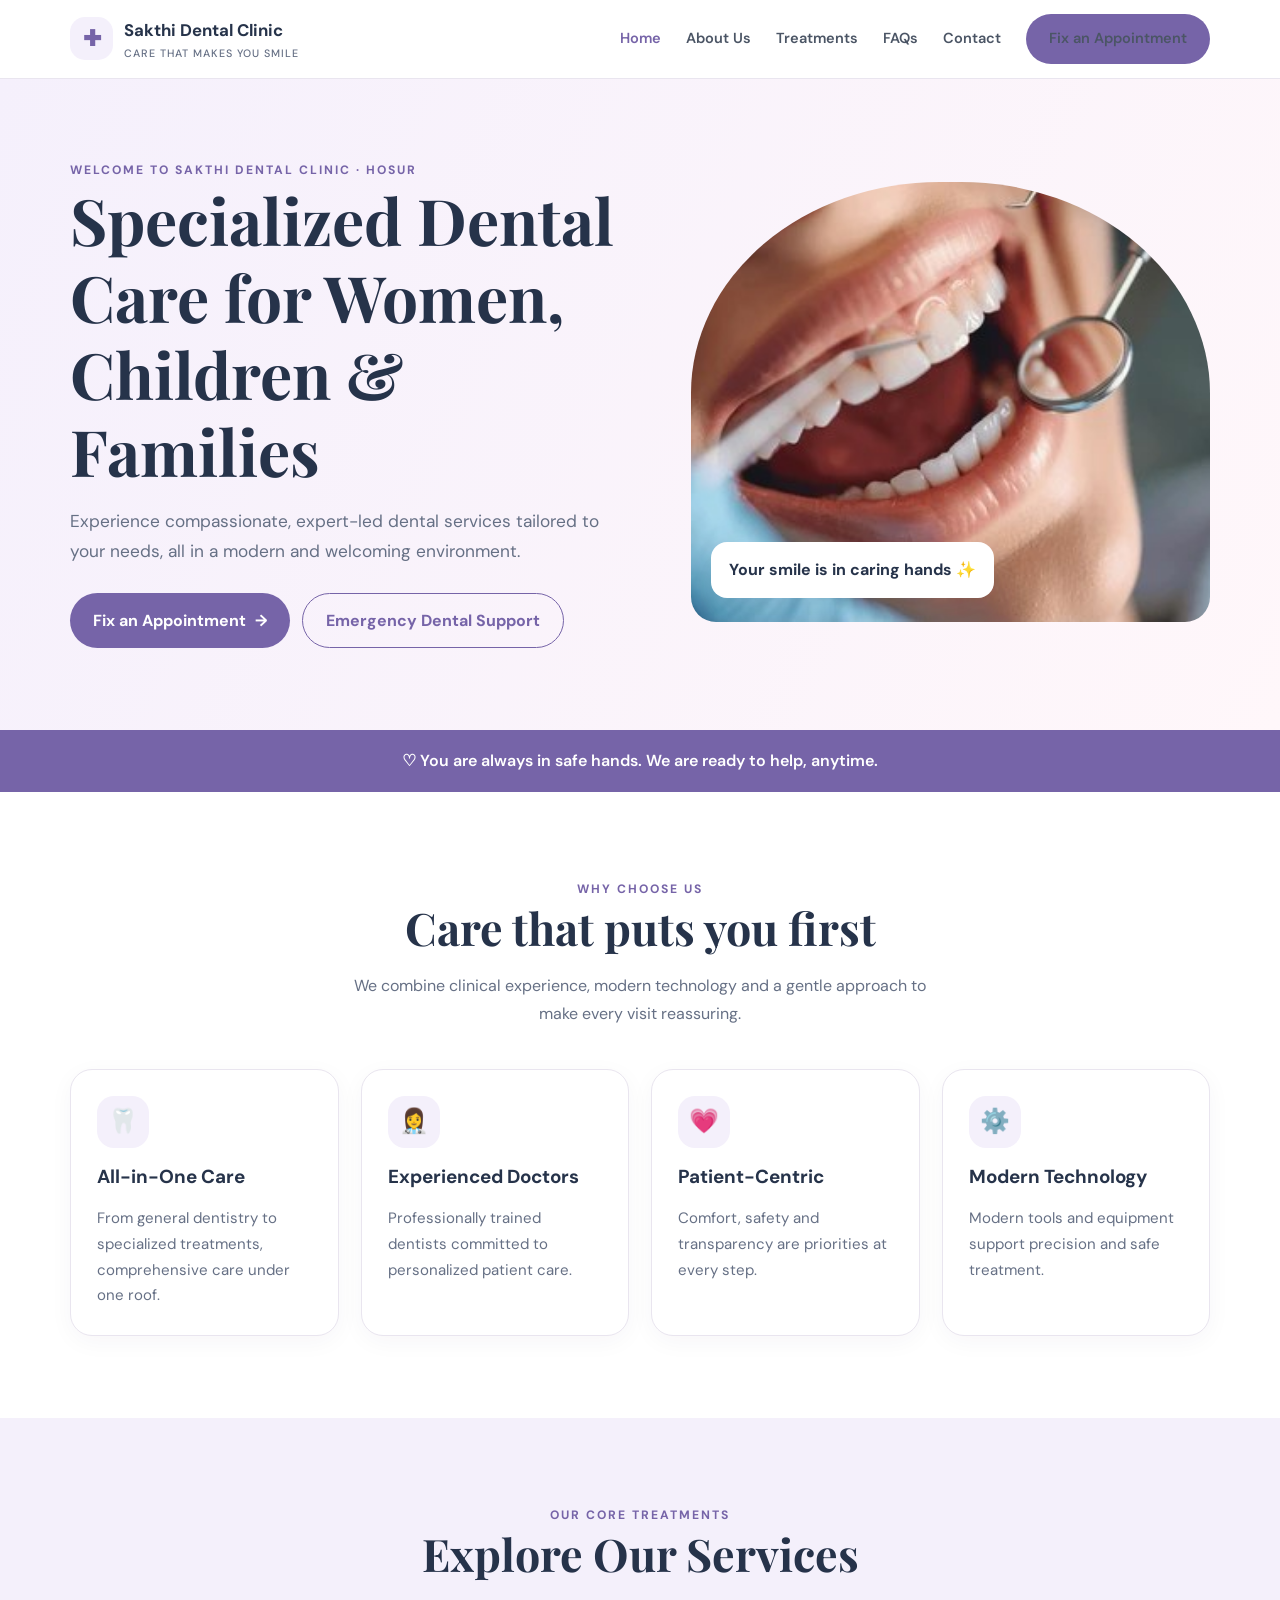
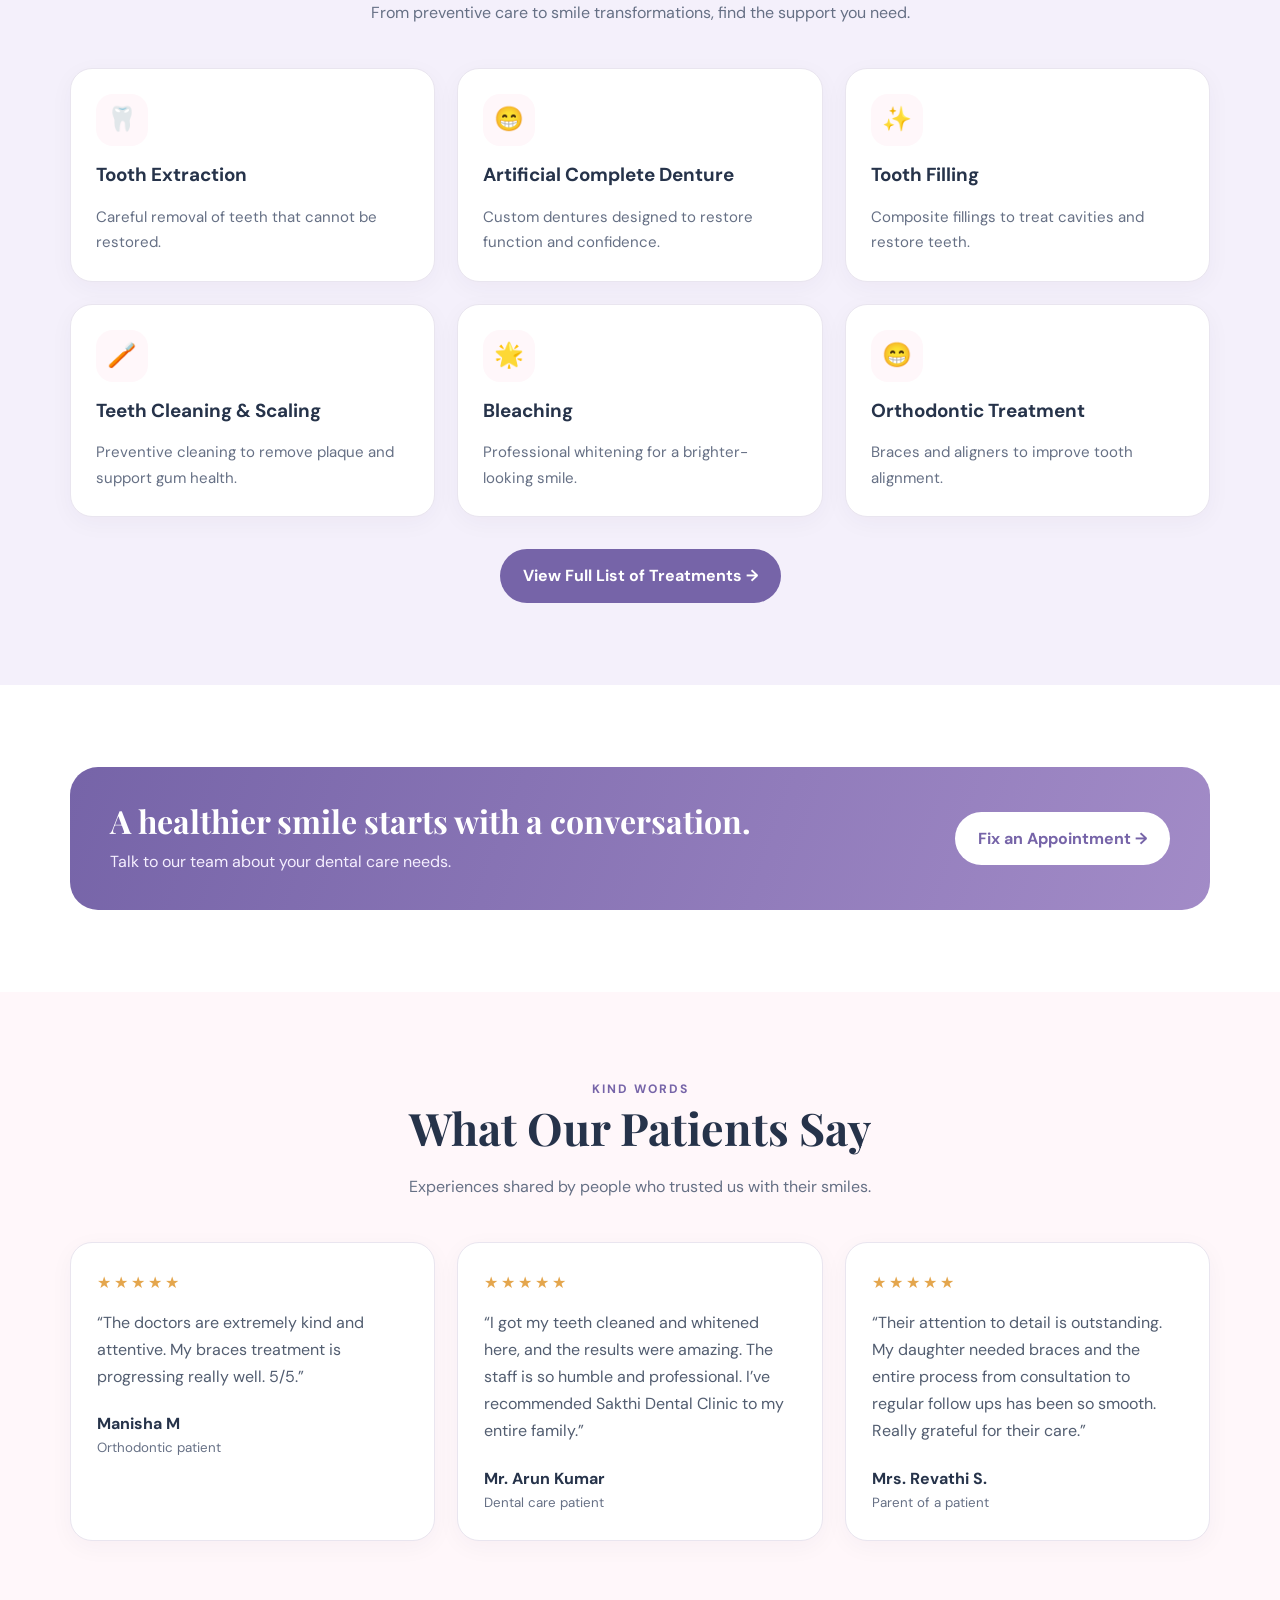
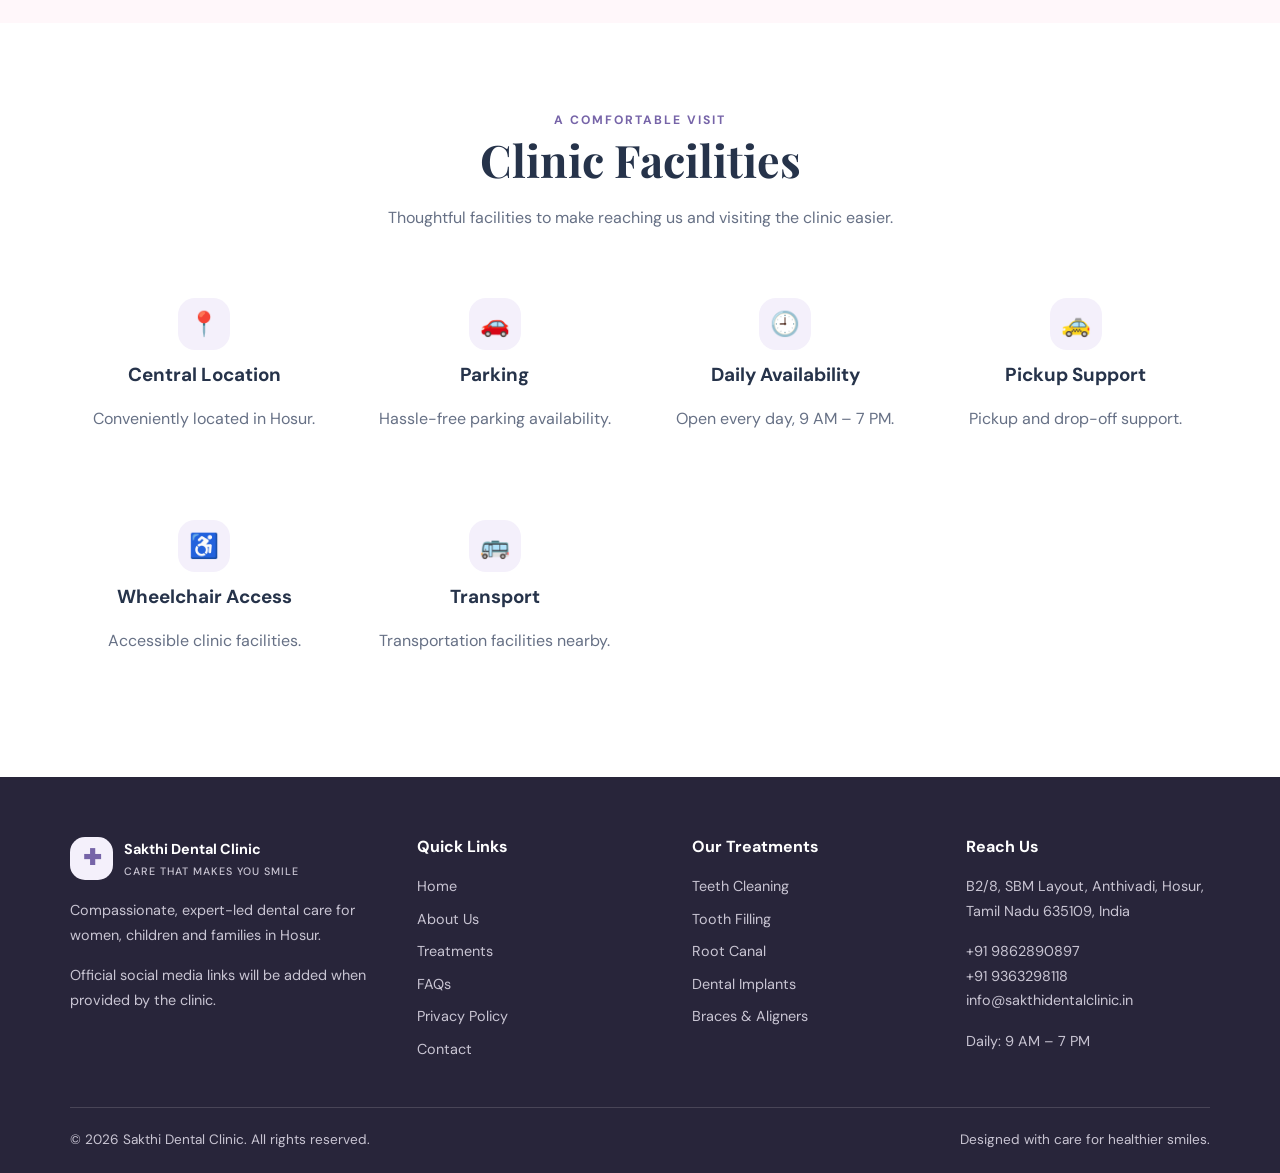
<file: index.html>
<!DOCTYPE html>
<html lang="en">
<head>
<meta charset="UTF-8">
<meta name="viewport" content="width=device-width, initial-scale=1.0">
<meta name="description" content="Home | Sakthi Dental Clinic, Hosur. Compassionate dental care for women, children and families.">
<meta name="theme-color" content="#7664a8">
<title>Home | Sakthi Dental Clinic</title>
<link rel="stylesheet" href="css/style.css">
</head>
<body>

<header class="site-header">
<div class="container nav-wrap">
<a class="brand" href="index.html">
<span class="brand-mark">✚</span>
<span>Sakthi Dental Clinic<small>CARE THAT MAKES YOU SMILE</small></span>
</a>

<button class="menu-toggle" aria-label="Toggle navigation" aria-expanded="false">☰</button>

<nav class="nav-links" aria-label="Main navigation">
<a class="active" href="index.html">Home</a>
<a class="" href="about.html">About Us</a>
<a class="" href="treatments.html">Treatments</a>
<a class="" href="faqs.html">FAQs</a>
<a class="" href="contact.html">Contact</a>
<a class="btn" href="contact.html">Fix an Appointment</a>
</nav>
</div>
</header>

<main>

<section class="hero">
<div class="container hero-grid">

<div class="hero-copy">
<span class="eyebrow">Welcome to Sakthi Dental Clinic · Hosur</span>

<h1>Specialized Dental Care for Women, Children & Families</h1>

<p>Experience compassionate, expert-led dental services tailored to your needs, all in a modern and welcoming environment.</p>

<div class="hero-actions">
<a class="btn" href="contact.html">Fix an Appointment <span>→</span></a>
<a class="btn outline" href="tel:+919862890897">Emergency Dental Support</a>
</div>
</div>

<!-- Updated realistic dental image -->
<div class="hero-visual">

<img 
src="images/realistic-smile.jpg"
alt="Realistic healthy teeth and beautiful smile"
class="hero-dental-image"
>

<div class="floating-note">
Your smile is in caring hands ✨
</div>

</div>

</div>
</section>

<div class="trust-strip">
<div class="container">
<p>♡ You are always in safe hands. We are ready to help, anytime.</p>
</div>
</div>

<section class="section">
<div class="container">
<div class="section-heading">
<span class="eyebrow">Why choose us</span>
<h2>Care that puts you first</h2>
<p>We combine clinical experience, modern technology and a gentle approach to make every visit reassuring.</p>
</div>

<div class="grid grid-4">

<div class="card">
<div class="icon">🦷</div>
<h3>All-in-One Care</h3>
<p>From general dentistry to specialized treatments, comprehensive care under one roof.</p>
</div>

<div class="card">
<div class="icon">👩‍⚕️</div>
<h3>Experienced Doctors</h3>
<p>Professionally trained dentists committed to personalized patient care.</p>
</div>

<div class="card">
<div class="icon">💗</div>
<h3>Patient-Centric</h3>
<p>Comfort, safety and transparency are priorities at every step.</p>
</div>

<div class="card">
<div class="icon">⚙️</div>
<h3>Modern Technology</h3>
<p>Modern tools and equipment support precision and safe treatment.</p>
</div>

</div>
</div>
</section>

<section class="section soft">
<div class="container">

<div class="section-heading">
<span class="eyebrow">Our core treatments</span>
<h2>Explore Our Services</h2>
<p>From preventive care to smile transformations, find the support you need.</p>
</div>

<div class="grid grid-3">

<div class="card treatment-card">
<div class="icon">🦷</div>
<h3>Tooth Extraction</h3>
<p>Careful removal of teeth that cannot be restored.</p>
</div>

<div class="card treatment-card">
<div class="icon">😁</div>
<h3>Artificial Complete Denture</h3>
<p>Custom dentures designed to restore function and confidence.</p>
</div>

<div class="card treatment-card">
<div class="icon">✨</div>
<h3>Tooth Filling</h3>
<p>Composite fillings to treat cavities and restore teeth.</p>
</div>

<div class="card treatment-card">
<div class="icon">🪥</div>
<h3>Teeth Cleaning & Scaling</h3>
<p>Preventive cleaning to remove plaque and support gum health.</p>
</div>

<div class="card treatment-card">
<div class="icon">🌟</div>
<h3>Bleaching</h3>
<p>Professional whitening for a brighter-looking smile.</p>
</div>

<div class="card treatment-card">
<div class="icon">😁</div>
<h3>Orthodontic Treatment</h3>
<p>Braces and aligners to improve tooth alignment.</p>
</div>

</div>

<div style="text-align:center;margin-top:32px">
<a class="btn" href="treatments.html">View Full List of Treatments →</a>
</div>

</div>
</section>

<section class="section">
<div class="container">
<div class="banner">
<div>
<h2>A healthier smile starts with a conversation.</h2>
<p>Talk to our team about your dental care needs.</p>
</div>
<a class="btn light" href="contact.html">Fix an Appointment →</a>
</div>
</div>
</section>

<section class="section pink">
<div class="container">

<div class="section-heading">
<span class="eyebrow">Kind words</span>
<h2>What Our Patients Say</h2>
<p>Experiences shared by people who trusted us with their smiles.</p>
</div>

<div class="grid grid-3">

<div class="card testimonial">
<div class="stars">★★★★★</div>
<blockquote>“The doctors are extremely kind and attentive. My braces treatment is progressing really well. 5/5.”</blockquote>
<div class="patient">Manisha M<small>Orthodontic patient</small></div>
</div>

<div class="card testimonial">
<div class="stars">★★★★★</div>
<blockquote>“I got my teeth cleaned and whitened here, and the results were amazing. The staff is so humble and professional. I’ve recommended Sakthi Dental Clinic to my entire family.”</blockquote>
<div class="patient">Mr. Arun Kumar<small>Dental care patient</small></div>
</div>

<div class="card testimonial">
<div class="stars">★★★★★</div>
<blockquote>“Their attention to detail is outstanding. My daughter needed braces and the entire process from consultation to regular follow ups has been so smooth. Really grateful for their care.”</blockquote>
<div class="patient">Mrs. Revathi S.<small>Parent of a patient</small></div>
</div>

</div>
</div>
</section>

<section class="section">
<div class="container">

<div class="section-heading">
<span class="eyebrow">A comfortable visit</span>
<h2>Clinic Facilities</h2>
<p>Thoughtful facilities to make reaching us and visiting the clinic easier.</p>
</div>

<div class="grid grid-4">

<div class="amenity">
<div class="icon">📍</div>
<h3>Central Location</h3>
<p>Conveniently located in Hosur.</p>
</div>

<div class="amenity">
<div class="icon">🚗</div>
<h3>Parking</h3>
<p>Hassle-free parking availability.</p>
</div>

<div class="amenity">
<div class="icon">🕘</div>
<h3>Daily Availability</h3>
<p>Open every day, 9 AM – 7 PM.</p>
</div>

<div class="amenity">
<div class="icon">🚕</div>
<h3>Pickup Support</h3>
<p>Pickup and drop-off support.</p>
</div>

<div class="amenity">
<div class="icon">♿</div>
<h3>Wheelchair Access</h3>
<p>Accessible clinic facilities.</p>
</div>

<div class="amenity">
<div class="icon">🚌</div>
<h3>Transport</h3>
<p>Transportation facilities nearby.</p>
</div>

</div>
</div>
</section>

</main>

<footer class="footer">
<div class="container">
<div class="footer-grid">

<div>
<a class="brand" href="index.html">
<span class="brand-mark">✚</span>
<span style="color:#fff">Sakthi Dental Clinic<small style="color:#c9c5d3">CARE THAT MAKES YOU SMILE</small></span>
</a>

<p style="margin-top:18px">Compassionate, expert-led dental care for women, children and families in Hosur.</p>

<p class="social-note">Official social media links will be added when provided by the clinic.</p>
</div>

<div>
<h3>Quick Links</h3>
<div class="footer-links">
<a href="index.html">Home</a>
<a href="about.html">About Us</a>
<a href="treatments.html">Treatments</a>
<a href="faqs.html">FAQs</a>
<a href="privacy.html">Privacy Policy</a>
<a href="contact.html">Contact</a>
</div>
</div>

<div>
<h3>Our Treatments</h3>
<div class="footer-links">
<a href="treatments.html">Teeth Cleaning</a>
<a href="treatments.html">Tooth Filling</a>
<a href="treatments.html">Root Canal</a>
<a href="treatments.html">Dental Implants</a>
<a href="treatments.html">Braces & Aligners</a>
</div>
</div>

<div>
<h3>Reach Us</h3>
<p>B2/8, SBM Layout, Anthivadi, Hosur, Tamil Nadu 635109, India</p>
<p>+91 9862890897<br>+91 9363298118<br>info@sakthidentalclinic.in</p>
<p>Daily: 9 AM – 7 PM</p>
</div>

</div>

<div class="footer-bottom">
<span>© <span data-year></span> Sakthi Dental Clinic. All rights reserved.</span>
<span>Designed with care for healthier smiles.</span>
</div>

</div>
</footer>

<script src="js/script.js"></script>

</body>
</html>
</file>
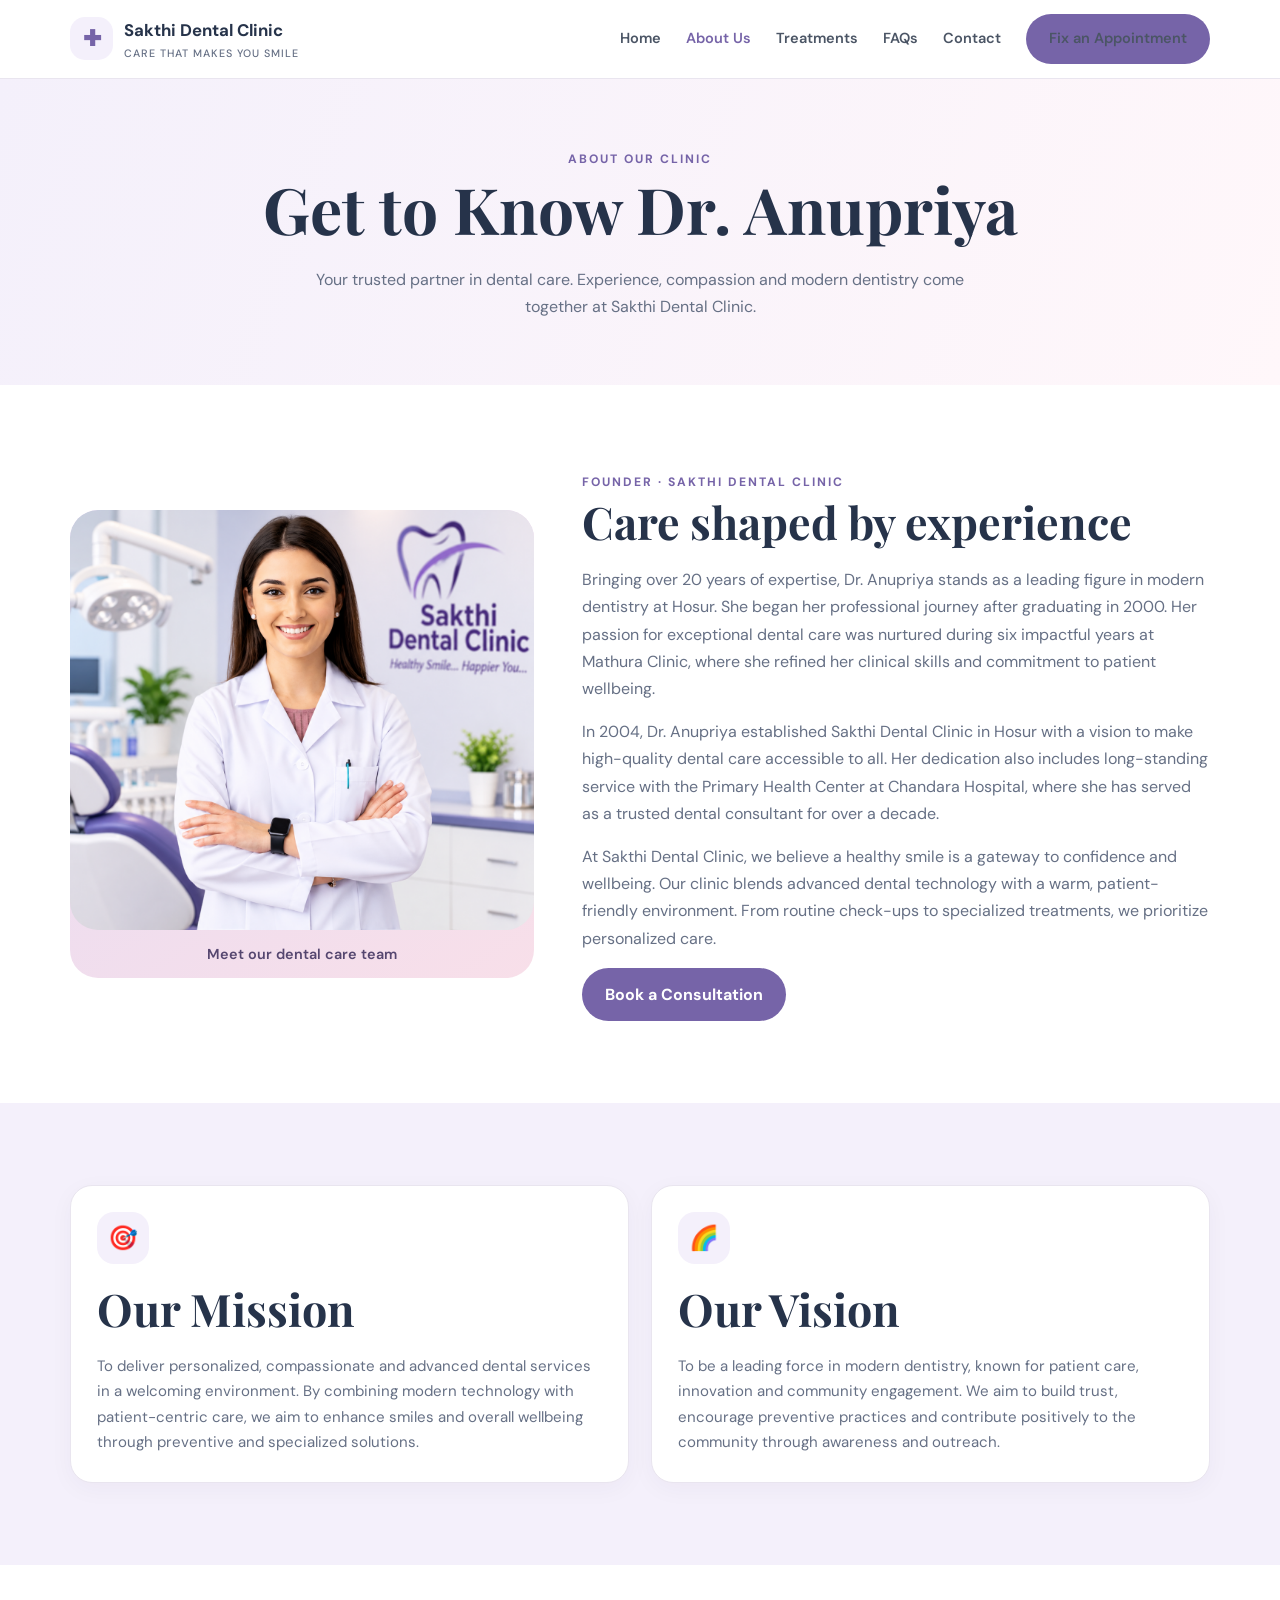
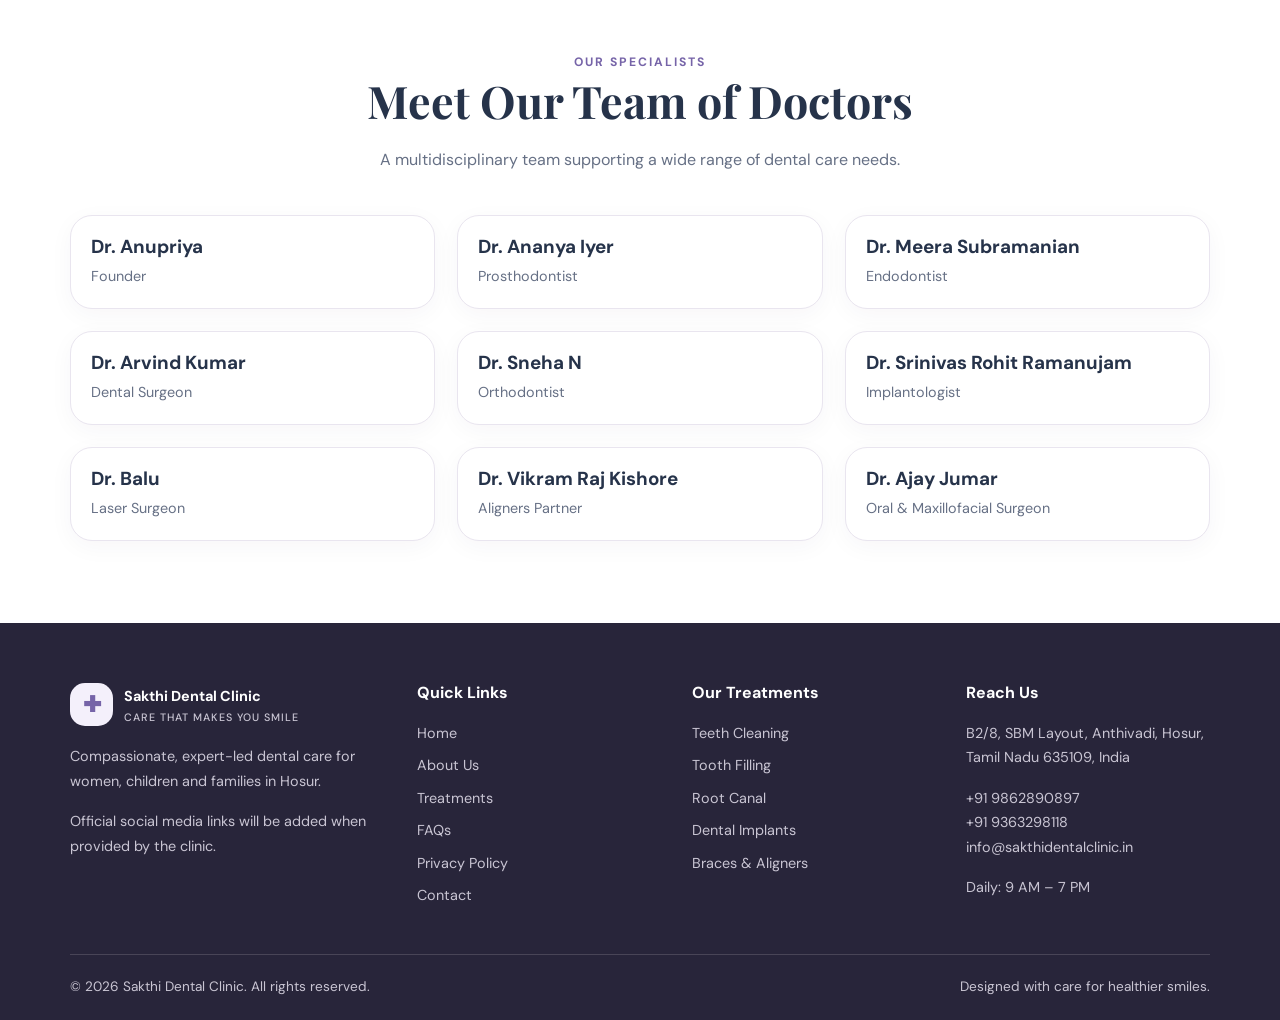
<file: about.html>
<!DOCTYPE html><html lang="en"><head><meta charset="UTF-8"><meta name="viewport" content="width=device-width, initial-scale=1.0"><meta name="description" content="About Us | Sakthi Dental Clinic, Hosur. Compassionate dental care for women, children and families."><meta name="theme-color" content="#7664a8"><title>About Us | Sakthi Dental Clinic</title><link rel="stylesheet" href="css/style.css"></head><body>
<header class="site-header"><div class="container nav-wrap">
<a class="brand" href="index.html"><span class="brand-mark">✚</span><span>Sakthi Dental Clinic<small>CARE THAT MAKES YOU SMILE</small></span></a>
<button class="menu-toggle" aria-label="Toggle navigation" aria-expanded="false">☰</button>
<nav class="nav-links" aria-label="Main navigation">
<a class="" href="index.html">Home</a>
<a class="active" href="about.html">About Us</a>
<a class="" href="treatments.html">Treatments</a>
<a class="" href="faqs.html">FAQs</a>
<a class="" href="contact.html">Contact</a>
<a class="btn" href="contact.html">Fix an Appointment</a></nav></div></header>

<main><section class="page-hero"><div class="container"><span class="eyebrow">About our clinic</span><h1>Get to Know Dr. Anupriya</h1><p>Your trusted partner in dental care. Experience, compassion and modern dentistry come together at Sakthi Dental Clinic.</p></div></section>
<section class="section"><div class="container about-grid"><figure class="doctor-photo"><img src="images/dr-anupriya.png" alt="Illustrative dentist portrait for Sakthi Dental Clinic"><figcaption>Meet our dental care team</figcaption></figure><div><span class="eyebrow">Founder · Sakthi Dental Clinic</span><h2>Care shaped by experience</h2><p>Bringing over 20 years of expertise, Dr. Anupriya stands as a leading figure in modern dentistry at Hosur. She began her professional journey after graduating in 2000. Her passion for exceptional dental care was nurtured during six impactful years at Mathura Clinic, where she refined her clinical skills and commitment to patient wellbeing.</p><p>In 2004, Dr. Anupriya established Sakthi Dental Clinic in Hosur with a vision to make high-quality dental care accessible to all. Her dedication also includes long-standing service with the Primary Health Center at Chandara Hospital, where she has served as a trusted dental consultant for over a decade.</p><p>At Sakthi Dental Clinic, we believe a healthy smile is a gateway to confidence and wellbeing. Our clinic blends advanced dental technology with a warm, patient-friendly environment. From routine check-ups to specialized treatments, we prioritize personalized care.</p><a class="btn" href="contact.html">Book a Consultation</a></div></div></section>
<section class="section soft"><div class="container grid grid-2"><div class="card"><div class="icon">🎯</div><h2>Our Mission</h2><p>To deliver personalized, compassionate and advanced dental services in a welcoming environment. By combining modern technology with patient-centric care, we aim to enhance smiles and overall wellbeing through preventive and specialized solutions.</p></div><div class="card"><div class="icon">🌈</div><h2>Our Vision</h2><p>To be a leading force in modern dentistry, known for patient care, innovation and community engagement. We aim to build trust, encourage preventive practices and contribute positively to the community through awareness and outreach.</p></div></div></section>
<section class="section"><div class="container"><div class="section-heading"><span class="eyebrow">Our specialists</span><h2>Meet Our Team of Doctors</h2><p>A multidisciplinary team supporting a wide range of dental care needs.</p></div><div class="grid grid-3 doctor-list">
<div class="card"><h3>Dr. Anupriya</h3><p>Founder</p></div><div class="card"><h3>Dr. Ananya Iyer</h3><p>Prosthodontist</p></div><div class="card"><h3>Dr. Meera Subramanian</h3><p>Endodontist</p></div><div class="card"><h3>Dr. Arvind Kumar</h3><p>Dental Surgeon</p></div><div class="card"><h3>Dr. Sneha N</h3><p>Orthodontist</p></div><div class="card"><h3>Dr. Srinivas Rohit Ramanujam</h3><p>Implantologist</p></div><div class="card"><h3>Dr. Balu</h3><p>Laser Surgeon</p></div><div class="card"><h3>Dr. Vikram Raj Kishore</h3><p>Aligners Partner</p></div><div class="card"><h3>Dr. Ajay Jumar</h3><p>Oral & Maxillofacial Surgeon</p></div>
</div></div></section></main>

<footer class="footer"><div class="container"><div class="footer-grid">
<div><a class="brand" href="index.html"><span class="brand-mark">✚</span><span style="color:#fff">Sakthi Dental Clinic<small style="color:#c9c5d3">CARE THAT MAKES YOU SMILE</small></span></a><p style="margin-top:18px">Compassionate, expert-led dental care for women, children and families in Hosur.</p><p class="social-note">Official social media links will be added when provided by the clinic.</p></div>
<div><h3>Quick Links</h3><div class="footer-links"><a href="index.html">Home</a><a href="about.html">About Us</a><a href="treatments.html">Treatments</a><a href="faqs.html">FAQs</a><a href="privacy.html">Privacy Policy</a><a href="contact.html">Contact</a></div></div>
<div><h3>Our Treatments</h3><div class="footer-links"><a href="treatments.html">Teeth Cleaning</a><a href="treatments.html">Tooth Filling</a><a href="treatments.html">Root Canal</a><a href="treatments.html">Dental Implants</a><a href="treatments.html">Braces & Aligners</a></div></div>
<div><h3>Reach Us</h3><p>B2/8, SBM Layout, Anthivadi, Hosur, Tamil Nadu 635109, India</p><p>+91 9862890897<br>+91 9363298118<br>info@sakthidentalclinic.in</p><p>Daily: 9 AM – 7 PM</p></div>
</div><div class="footer-bottom"><span>© <span data-year></span> Sakthi Dental Clinic. All rights reserved.</span><span>Designed with care for healthier smiles.</span></div></div></footer>
<script src="js/script.js"></script>
</body></html>
</file>
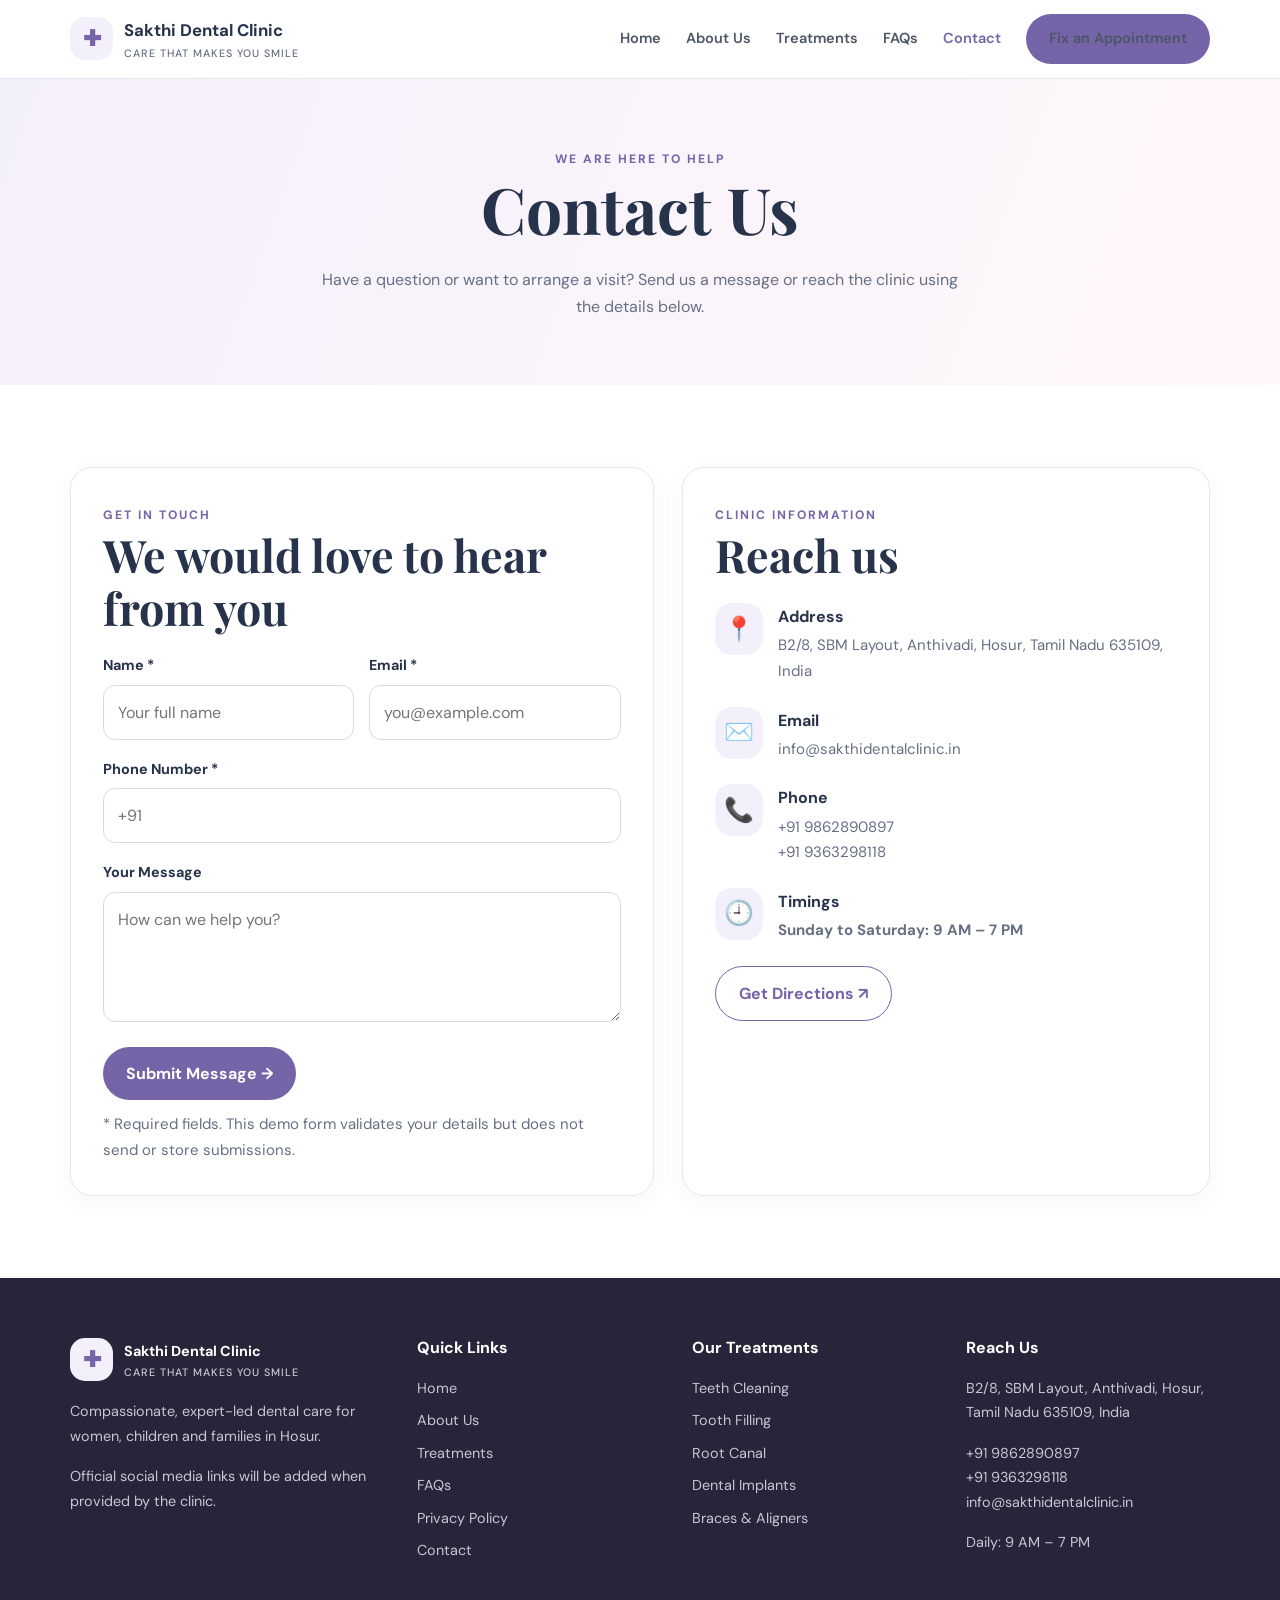
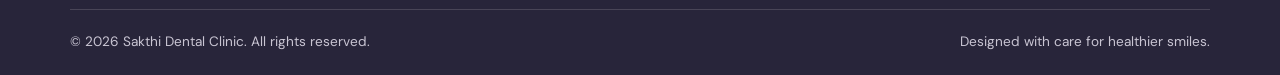
<file: contact.html>
<!DOCTYPE html><html lang="en"><head><meta charset="UTF-8"><meta name="viewport" content="width=device-width, initial-scale=1.0"><meta name="description" content="Contact Us | Sakthi Dental Clinic, Hosur. Compassionate dental care for women, children and families."><meta name="theme-color" content="#7664a8"><title>Contact Us | Sakthi Dental Clinic</title><link rel="stylesheet" href="css/style.css"></head><body>
<header class="site-header"><div class="container nav-wrap">
<a class="brand" href="index.html"><span class="brand-mark">✚</span><span>Sakthi Dental Clinic<small>CARE THAT MAKES YOU SMILE</small></span></a>
<button class="menu-toggle" aria-label="Toggle navigation" aria-expanded="false">☰</button>
<nav class="nav-links" aria-label="Main navigation">
<a class="" href="index.html">Home</a>
<a class="" href="about.html">About Us</a>
<a class="" href="treatments.html">Treatments</a>
<a class="" href="faqs.html">FAQs</a>
<a class="active" href="contact.html">Contact</a>
<a class="btn" href="contact.html">Fix an Appointment</a></nav></div></header>

<main><section class="page-hero"><div class="container"><span class="eyebrow">We are here to help</span><h1>Contact Us</h1><p>Have a question or want to arrange a visit? Send us a message or reach the clinic using the details below.</p></div></section>
<section class="section"><div class="container contact-grid"><div class="card form-card"><span class="eyebrow">Get in touch</span><h2>We would love to hear from you</h2><form id="contactForm" novalidate><div class="form-row"><div class="field"><label for="name">Name *</label><input id="name" name="name" type="text" placeholder="Your full name" required></div><div class="field"><label for="email">Email *</label><input id="email" name="email" type="email" placeholder="you@example.com" required></div></div><div class="field"><label for="phone">Phone Number *</label><input id="phone" name="phone" type="tel" placeholder="+91" required></div><div class="field"><label for="message">Your Message</label><textarea id="message" name="message" placeholder="How can we help you?"></textarea></div><button class="btn" type="submit">Submit Message →</button><p class="notice">* Required fields. This demo form validates your details but does not send or store submissions.</p><div class="form-error" id="formError" role="alert"></div><div class="form-success" id="formSuccess" role="status">Thank you! Your details passed validation. Please contact the clinic directly to confirm your appointment.</div></form></div>
<div class="card contact-card"><span class="eyebrow">Clinic information</span><h2>Reach us</h2>
<div class="contact-line"><div class="icon">📍</div><div><strong>Address</strong><p>B2/8, SBM Layout, Anthivadi, Hosur, Tamil Nadu 635109, India</p></div></div>
<div class="contact-line"><div class="icon">✉️</div><div><strong>Email</strong><p><a href="mailto:info@sakthidentalclinic.in">info@sakthidentalclinic.in</a></p></div></div>
<div class="contact-line"><div class="icon">📞</div><div><strong>Phone</strong><p><a href="tel:+919862890897">+91 9862890897</a><br><a href="tel:+919363298118">+91 9363298118</a></p></div></div>
<div class="contact-line"><div class="icon">🕘</div><div><strong>Timings</strong><p><b>Sunday to Saturday: 9 AM – 7 PM</b></p></div></div>
<a class="btn outline" href="https://www.google.com/maps/search/?api=1&query=B2%2F8%2C+SBM+Layout%2C+Anthivadi%2C+Hosur%2C+Tamil+Nadu+635109" target="_blank" rel="noopener">Get Directions ↗</a>
</div></div></section></main>

<footer class="footer"><div class="container"><div class="footer-grid">
<div><a class="brand" href="index.html"><span class="brand-mark">✚</span><span style="color:#fff">Sakthi Dental Clinic<small style="color:#c9c5d3">CARE THAT MAKES YOU SMILE</small></span></a><p style="margin-top:18px">Compassionate, expert-led dental care for women, children and families in Hosur.</p><p class="social-note">Official social media links will be added when provided by the clinic.</p></div>
<div><h3>Quick Links</h3><div class="footer-links"><a href="index.html">Home</a><a href="about.html">About Us</a><a href="treatments.html">Treatments</a><a href="faqs.html">FAQs</a><a href="privacy.html">Privacy Policy</a><a href="contact.html">Contact</a></div></div>
<div><h3>Our Treatments</h3><div class="footer-links"><a href="treatments.html">Teeth Cleaning</a><a href="treatments.html">Tooth Filling</a><a href="treatments.html">Root Canal</a><a href="treatments.html">Dental Implants</a><a href="treatments.html">Braces & Aligners</a></div></div>
<div><h3>Reach Us</h3><p>B2/8, SBM Layout, Anthivadi, Hosur, Tamil Nadu 635109, India</p><p>+91 9862890897<br>+91 9363298118<br>info@sakthidentalclinic.in</p><p>Daily: 9 AM – 7 PM</p></div>
</div><div class="footer-bottom"><span>© <span data-year></span> Sakthi Dental Clinic. All rights reserved.</span><span>Designed with care for healthier smiles.</span></div></div></footer>
<script src="js/script.js"></script>
</body></html>
</file>
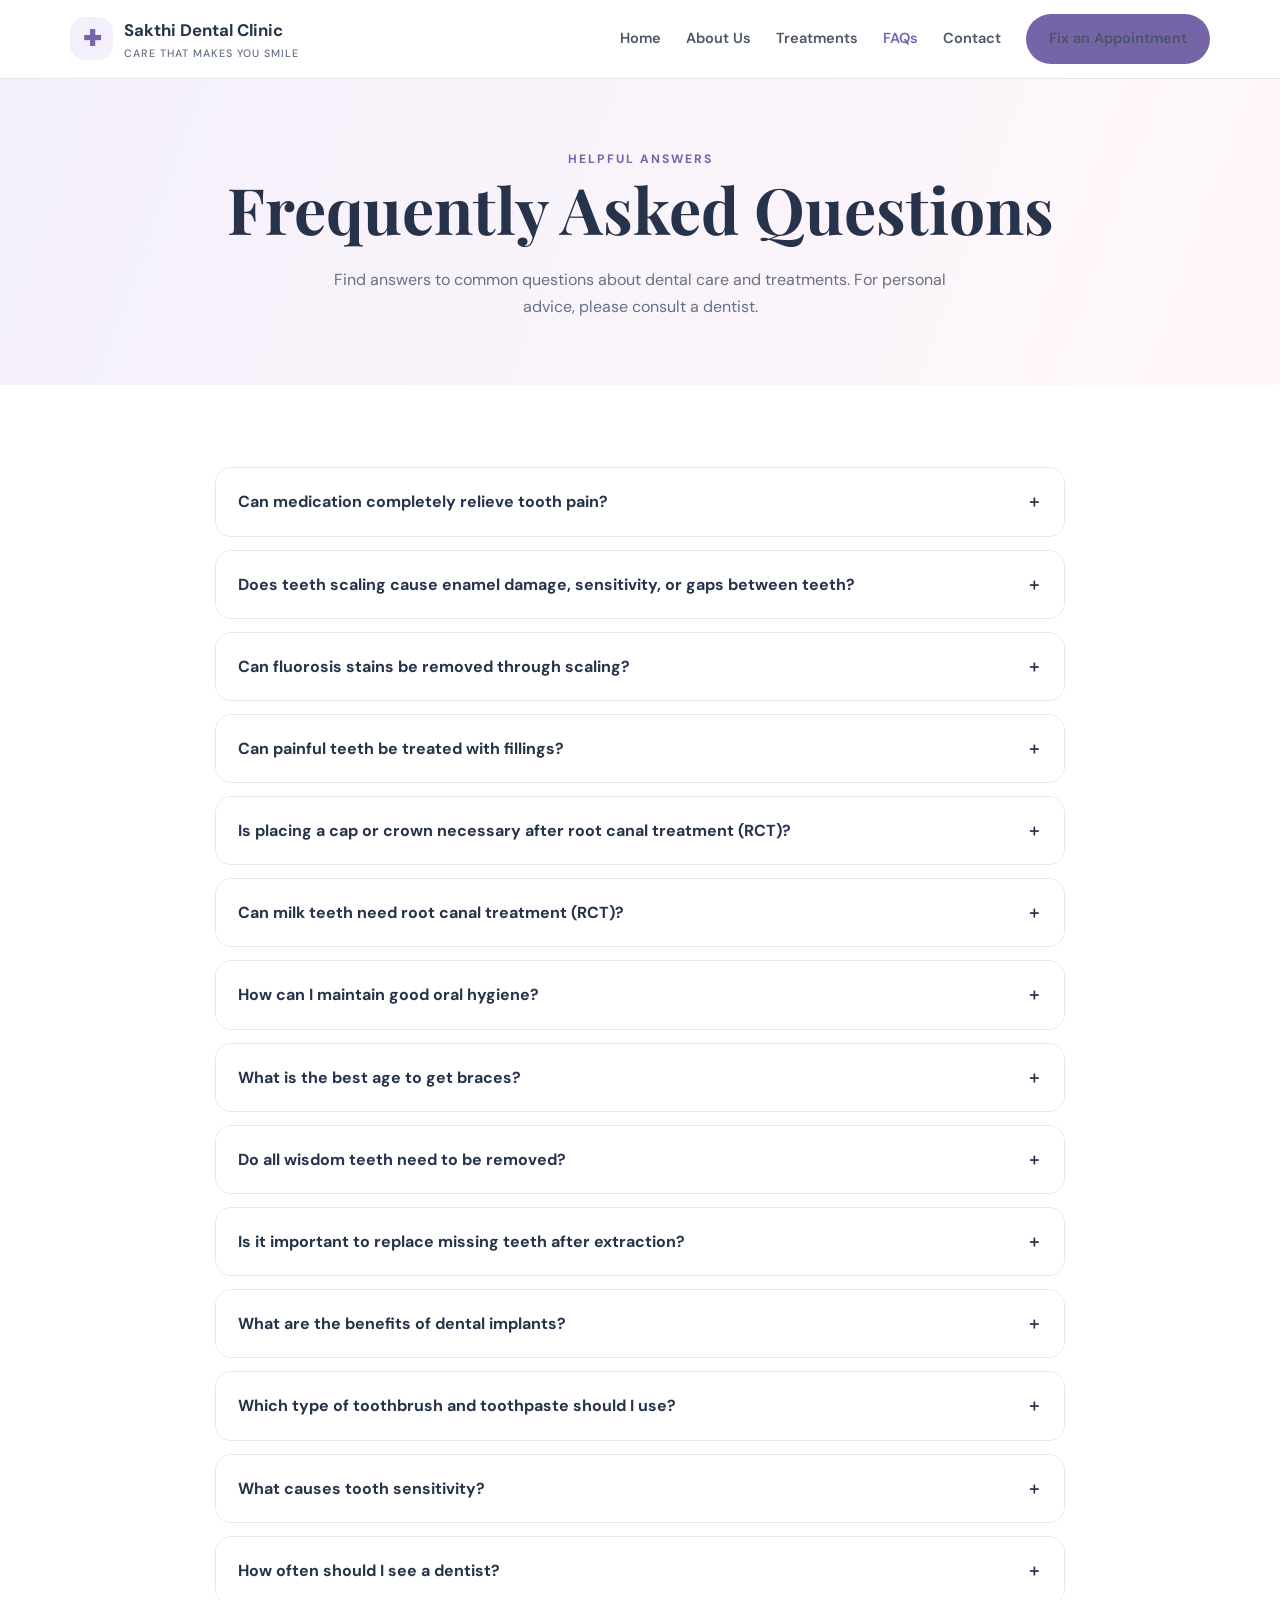
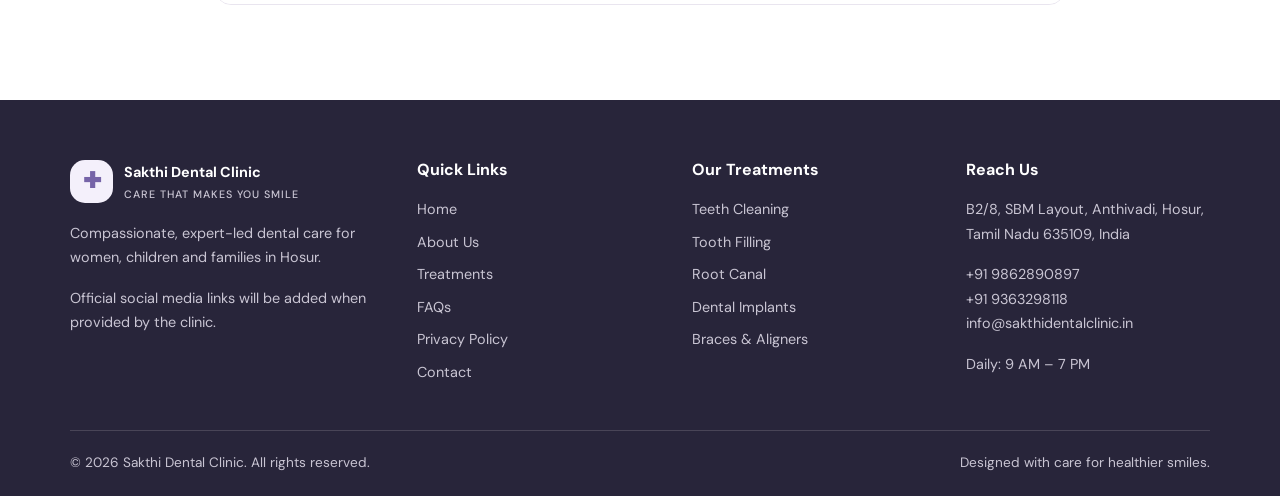
<file: faqs.html>
<!DOCTYPE html><html lang="en"><head><meta charset="UTF-8"><meta name="viewport" content="width=device-width, initial-scale=1.0"><meta name="description" content="FAQs | Sakthi Dental Clinic, Hosur. Compassionate dental care for women, children and families."><meta name="theme-color" content="#7664a8"><title>FAQs | Sakthi Dental Clinic</title><link rel="stylesheet" href="css/style.css"></head><body>
<header class="site-header"><div class="container nav-wrap">
<a class="brand" href="index.html"><span class="brand-mark">✚</span><span>Sakthi Dental Clinic<small>CARE THAT MAKES YOU SMILE</small></span></a>
<button class="menu-toggle" aria-label="Toggle navigation" aria-expanded="false">☰</button>
<nav class="nav-links" aria-label="Main navigation">
<a class="" href="index.html">Home</a>
<a class="" href="about.html">About Us</a>
<a class="" href="treatments.html">Treatments</a>
<a class="active" href="faqs.html">FAQs</a>
<a class="" href="contact.html">Contact</a>
<a class="btn" href="contact.html">Fix an Appointment</a></nav></div></header>
<main><section class="page-hero"><div class="container"><span class="eyebrow">Helpful answers</span><h1>Frequently Asked Questions</h1><p>Find answers to common questions about dental care and treatments. For personal advice, please consult a dentist.</p></div></section><section class="section"><div class="container faq-list"><div class="faq-item"><button class="faq-question" aria-expanded="false">Can medication completely relieve tooth pain?<span>＋</span></button><div class="faq-answer"><p>Not entirely. Medication may offer short-term relief, but lasting relief requires identifying and treating the underlying cause through professional dental care.</p></div></div><div class="faq-item"><button class="faq-question" aria-expanded="false">Does teeth scaling cause enamel damage, sensitivity, or gaps between teeth?<span>＋</span></button><div class="faq-answer"><p>No. Scaling removes plaque and tartar and does not damage healthy enamel or create gaps. Temporary sensitivity can occur and usually settles as gums recover.</p></div></div><div class="faq-item"><button class="faq-question" aria-expanded="false">Can fluorosis stains be removed through scaling?<span>＋</span></button><div class="faq-answer"><p>Scaling can remove surface stains, but fluorosis is an internal stain. A dentist may discuss options such as bleaching, veneers or crowns depending on the case.</p></div></div><div class="faq-item"><button class="faq-question" aria-expanded="false">Can painful teeth be treated with fillings?<span>＋</span></button><div class="faq-answer"><p>Not always. If decay has reached the pulp, root canal treatment or extraction may be needed. Fillings are generally suitable when damage is limited to the outer tooth layers.</p></div></div><div class="faq-item"><button class="faq-question" aria-expanded="false">Is placing a cap or crown necessary after root canal treatment (RCT)?<span>＋</span></button><div class="faq-answer"><p>A crown is often recommended after root canal treatment to protect a weakened tooth and reduce the risk of fracture. Your dentist will advise based on the tooth.</p></div></div><div class="faq-item"><button class="faq-question" aria-expanded="false">Can milk teeth need root canal treatment (RCT)?<span>＋</span></button><div class="faq-answer"><p>Yes. In selected cases, treating a deeply decayed milk tooth can preserve it until it is naturally ready to fall out and help prevent infection or early tooth loss.</p></div></div><div class="faq-item"><button class="faq-question" aria-expanded="false">How can I maintain good oral hygiene?<span>＋</span></button><div class="faq-answer"><p>Brush twice daily with fluoride toothpaste, clean between teeth regularly, rinse after meals when appropriate and attend routine dental check-ups.</p></div></div><div class="faq-item"><button class="faq-question" aria-expanded="false">What is the best age to get braces?<span>＋</span></button><div class="faq-answer"><p>An orthodontic assessment is often recommended around age 7. Braces are commonly started later depending on tooth and jaw development. Adults can also receive treatment.</p></div></div><div class="faq-item"><button class="faq-question" aria-expanded="false">Do all wisdom teeth need to be removed?<span>＋</span></button><div class="faq-answer"><p>No. Removal is considered when wisdom teeth are impacted, infected, painful or causing damage to nearby teeth. A dentist can assess whether removal is necessary.</p></div></div><div class="faq-item"><button class="faq-question" aria-expanded="false">Is it important to replace missing teeth after extraction?<span>＋</span></button><div class="faq-answer"><p>Replacing missing teeth may help maintain bite function and prevent neighbouring teeth from shifting. Your dentist can discuss suitable options.</p></div></div><div class="faq-item"><button class="faq-question" aria-expanded="false">What are the benefits of dental implants?<span>＋</span></button><div class="faq-answer"><p>Implants can provide a stable, natural-looking replacement for missing teeth and help restore chewing function. Suitability depends on individual oral and general health.</p></div></div><div class="faq-item"><button class="faq-question" aria-expanded="false">Which type of toothbrush and toothpaste should I use?<span>＋</span></button><div class="faq-answer"><p>A soft-bristled toothbrush with a small head and a fluoride toothpaste are suitable for many people. Replace your toothbrush about every three months or sooner if worn.</p></div></div><div class="faq-item"><button class="faq-question" aria-expanded="false">What causes tooth sensitivity?<span>＋</span></button><div class="faq-answer"><p>Sensitivity can be caused by enamel wear, tooth decay, exposed roots or small cracks. A dental check-up can help identify the cause.</p></div></div><div class="faq-item"><button class="faq-question" aria-expanded="false">How often should I see a dentist?<span>＋</span></button><div class="faq-answer"><p>A check-up every six months is a common guide, but your dentist may recommend a different schedule based on your oral health.</p></div></div></div></section></main>
<footer class="footer"><div class="container"><div class="footer-grid">
<div><a class="brand" href="index.html"><span class="brand-mark">✚</span><span style="color:#fff">Sakthi Dental Clinic<small style="color:#c9c5d3">CARE THAT MAKES YOU SMILE</small></span></a><p style="margin-top:18px">Compassionate, expert-led dental care for women, children and families in Hosur.</p><p class="social-note">Official social media links will be added when provided by the clinic.</p></div>
<div><h3>Quick Links</h3><div class="footer-links"><a href="index.html">Home</a><a href="about.html">About Us</a><a href="treatments.html">Treatments</a><a href="faqs.html">FAQs</a><a href="privacy.html">Privacy Policy</a><a href="contact.html">Contact</a></div></div>
<div><h3>Our Treatments</h3><div class="footer-links"><a href="treatments.html">Teeth Cleaning</a><a href="treatments.html">Tooth Filling</a><a href="treatments.html">Root Canal</a><a href="treatments.html">Dental Implants</a><a href="treatments.html">Braces & Aligners</a></div></div>
<div><h3>Reach Us</h3><p>B2/8, SBM Layout, Anthivadi, Hosur, Tamil Nadu 635109, India</p><p>+91 9862890897<br>+91 9363298118<br>info@sakthidentalclinic.in</p><p>Daily: 9 AM – 7 PM</p></div>
</div><div class="footer-bottom"><span>© <span data-year></span> Sakthi Dental Clinic. All rights reserved.</span><span>Designed with care for healthier smiles.</span></div></div></footer>
<script src="js/script.js"></script>
</body></html>
</file>
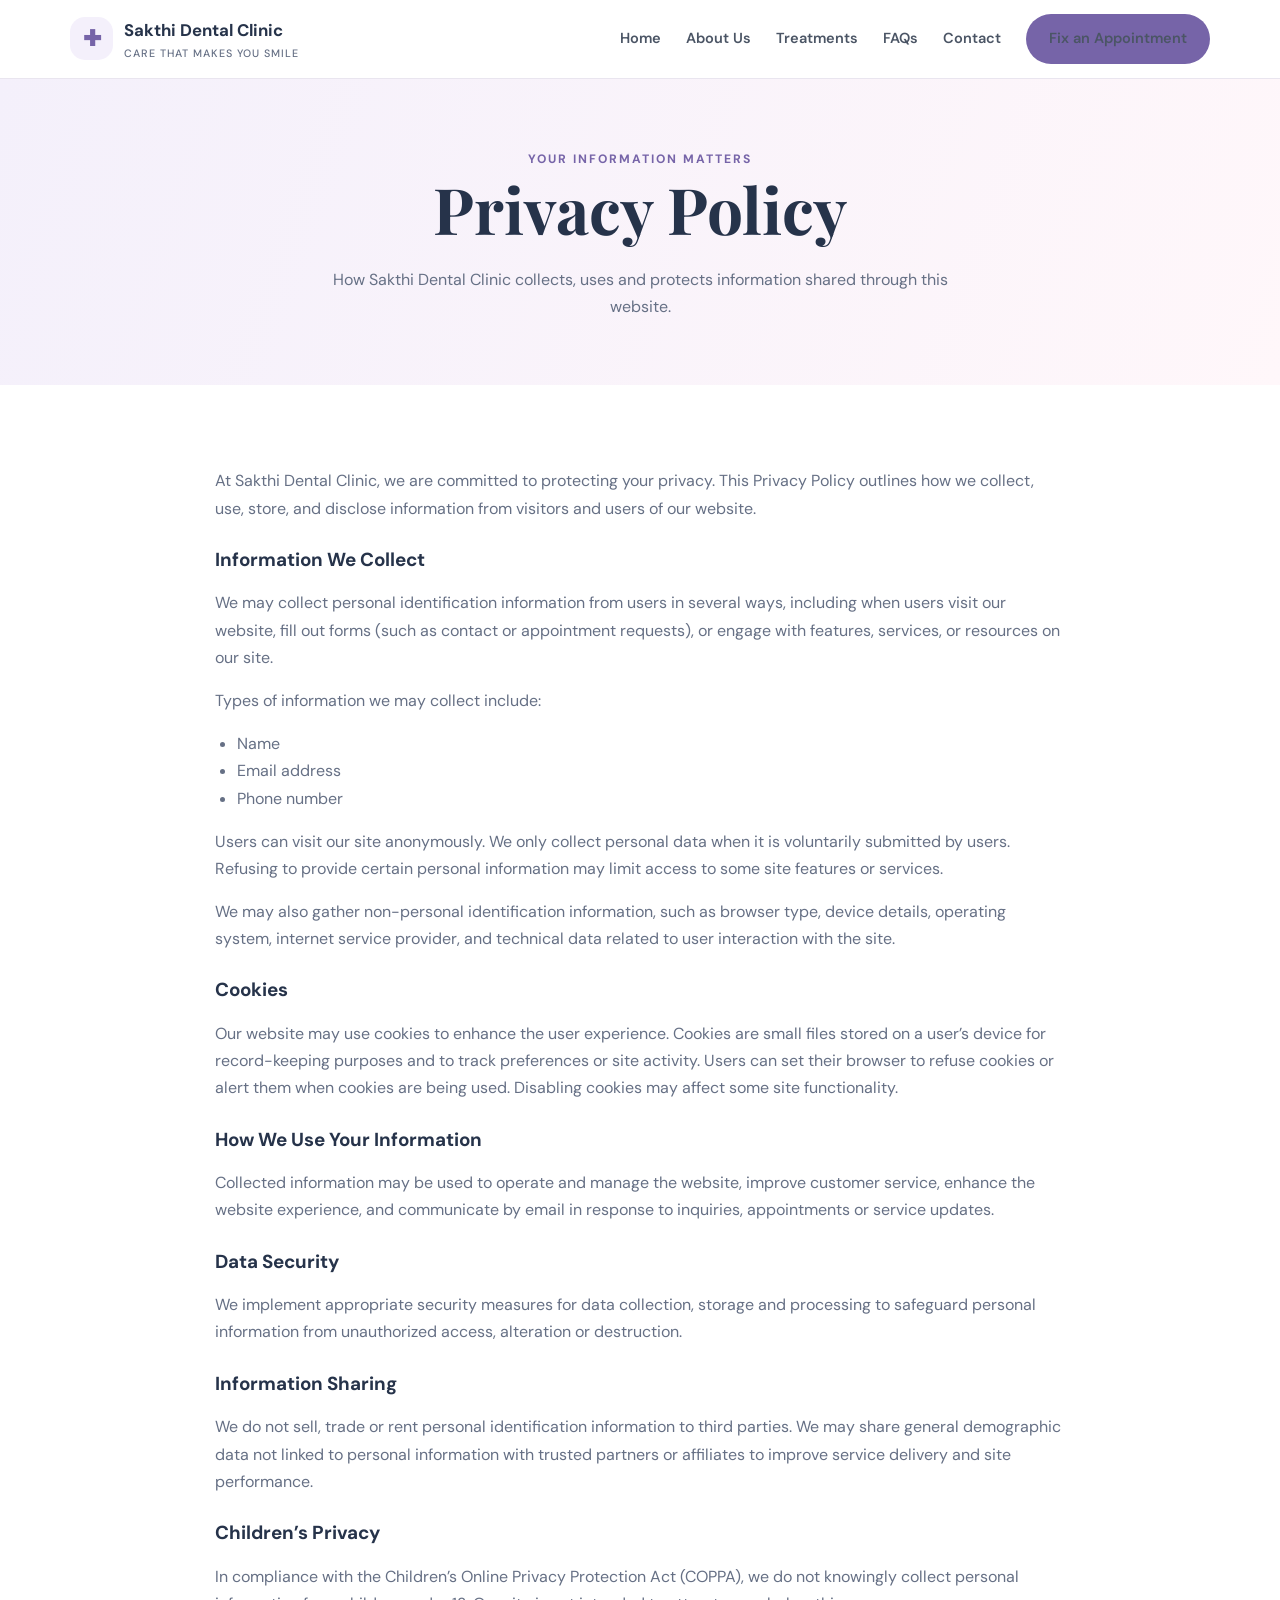
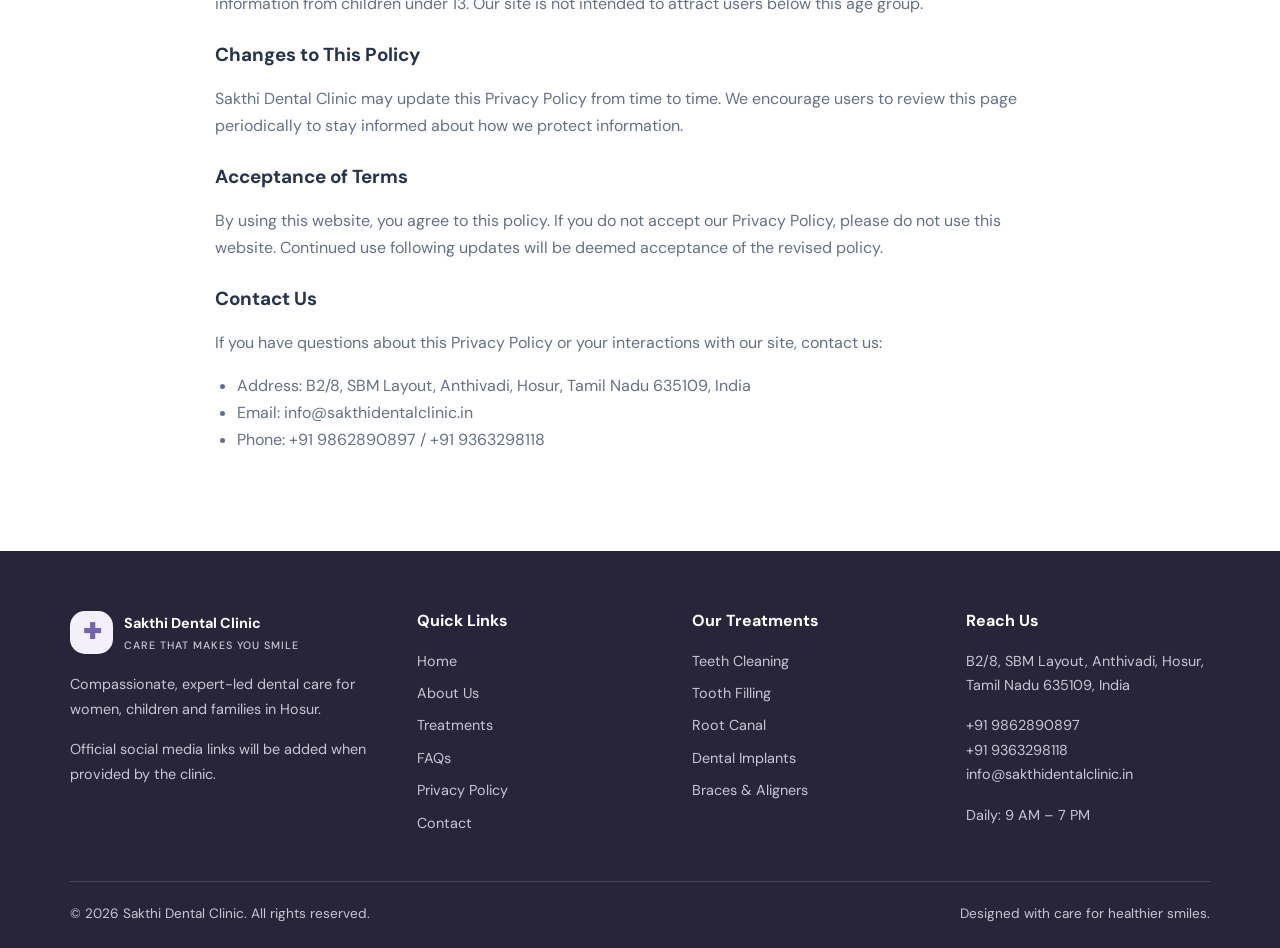
<file: privacy.html>
<!DOCTYPE html><html lang="en"><head><meta charset="UTF-8"><meta name="viewport" content="width=device-width, initial-scale=1.0"><meta name="description" content="Privacy Policy | Sakthi Dental Clinic, Hosur. Compassionate dental care for women, children and families."><meta name="theme-color" content="#7664a8"><title>Privacy Policy | Sakthi Dental Clinic</title><link rel="stylesheet" href="css/style.css"></head><body>
<header class="site-header"><div class="container nav-wrap">
<a class="brand" href="index.html"><span class="brand-mark">✚</span><span>Sakthi Dental Clinic<small>CARE THAT MAKES YOU SMILE</small></span></a>
<button class="menu-toggle" aria-label="Toggle navigation" aria-expanded="false">☰</button>
<nav class="nav-links" aria-label="Main navigation">
<a class="" href="index.html">Home</a>
<a class="" href="about.html">About Us</a>
<a class="" href="treatments.html">Treatments</a>
<a class="" href="faqs.html">FAQs</a>
<a class="" href="contact.html">Contact</a>
<a class="btn" href="contact.html">Fix an Appointment</a></nav></div></header>

<main><section class="page-hero"><div class="container"><span class="eyebrow">Your information matters</span><h1>Privacy Policy</h1><p>How Sakthi Dental Clinic collects, uses and protects information shared through this website.</p></div></section>
<section class="section"><div class="container policy" style="max-width:850px"><p>At Sakthi Dental Clinic, we are committed to protecting your privacy. This Privacy Policy outlines how we collect, use, store, and disclose information from visitors and users of our website.</p>
<h3>Information We Collect</h3><p>We may collect personal identification information from users in several ways, including when users visit our website, fill out forms (such as contact or appointment requests), or engage with features, services, or resources on our site.</p><p>Types of information we may collect include:</p><ul><li>Name</li><li>Email address</li><li>Phone number</li></ul><p>Users can visit our site anonymously. We only collect personal data when it is voluntarily submitted by users. Refusing to provide certain personal information may limit access to some site features or services.</p><p>We may also gather non-personal identification information, such as browser type, device details, operating system, internet service provider, and technical data related to user interaction with the site.</p>
<h3>Cookies</h3><p>Our website may use cookies to enhance the user experience. Cookies are small files stored on a user’s device for record-keeping purposes and to track preferences or site activity. Users can set their browser to refuse cookies or alert them when cookies are being used. Disabling cookies may affect some site functionality.</p>
<h3>How We Use Your Information</h3><p>Collected information may be used to operate and manage the website, improve customer service, enhance the website experience, and communicate by email in response to inquiries, appointments or service updates.</p>
<h3>Data Security</h3><p>We implement appropriate security measures for data collection, storage and processing to safeguard personal information from unauthorized access, alteration or destruction.</p>
<h3>Information Sharing</h3><p>We do not sell, trade or rent personal identification information to third parties. We may share general demographic data not linked to personal information with trusted partners or affiliates to improve service delivery and site performance.</p>
<h3>Children’s Privacy</h3><p>In compliance with the Children’s Online Privacy Protection Act (COPPA), we do not knowingly collect personal information from children under 13. Our site is not intended to attract users below this age group.</p>
<h3>Changes to This Policy</h3><p>Sakthi Dental Clinic may update this Privacy Policy from time to time. We encourage users to review this page periodically to stay informed about how we protect information.</p>
<h3>Acceptance of Terms</h3><p>By using this website, you agree to this policy. If you do not accept our Privacy Policy, please do not use this website. Continued use following updates will be deemed acceptance of the revised policy.</p>
<h3>Contact Us</h3><p>If you have questions about this Privacy Policy or your interactions with our site, contact us:</p><ul><li>Address: B2/8, SBM Layout, Anthivadi, Hosur, Tamil Nadu 635109, India</li><li>Email: info@sakthidentalclinic.in</li><li>Phone: +91 9862890897 / +91 9363298118</li></ul></div></section></main>

<footer class="footer"><div class="container"><div class="footer-grid">
<div><a class="brand" href="index.html"><span class="brand-mark">✚</span><span style="color:#fff">Sakthi Dental Clinic<small style="color:#c9c5d3">CARE THAT MAKES YOU SMILE</small></span></a><p style="margin-top:18px">Compassionate, expert-led dental care for women, children and families in Hosur.</p><p class="social-note">Official social media links will be added when provided by the clinic.</p></div>
<div><h3>Quick Links</h3><div class="footer-links"><a href="index.html">Home</a><a href="about.html">About Us</a><a href="treatments.html">Treatments</a><a href="faqs.html">FAQs</a><a href="privacy.html">Privacy Policy</a><a href="contact.html">Contact</a></div></div>
<div><h3>Our Treatments</h3><div class="footer-links"><a href="treatments.html">Teeth Cleaning</a><a href="treatments.html">Tooth Filling</a><a href="treatments.html">Root Canal</a><a href="treatments.html">Dental Implants</a><a href="treatments.html">Braces & Aligners</a></div></div>
<div><h3>Reach Us</h3><p>B2/8, SBM Layout, Anthivadi, Hosur, Tamil Nadu 635109, India</p><p>+91 9862890897<br>+91 9363298118<br>info@sakthidentalclinic.in</p><p>Daily: 9 AM – 7 PM</p></div>
</div><div class="footer-bottom"><span>© <span data-year></span> Sakthi Dental Clinic. All rights reserved.</span><span>Designed with care for healthier smiles.</span></div></div></footer>
<script src="js/script.js"></script>
</body></html>
</file>
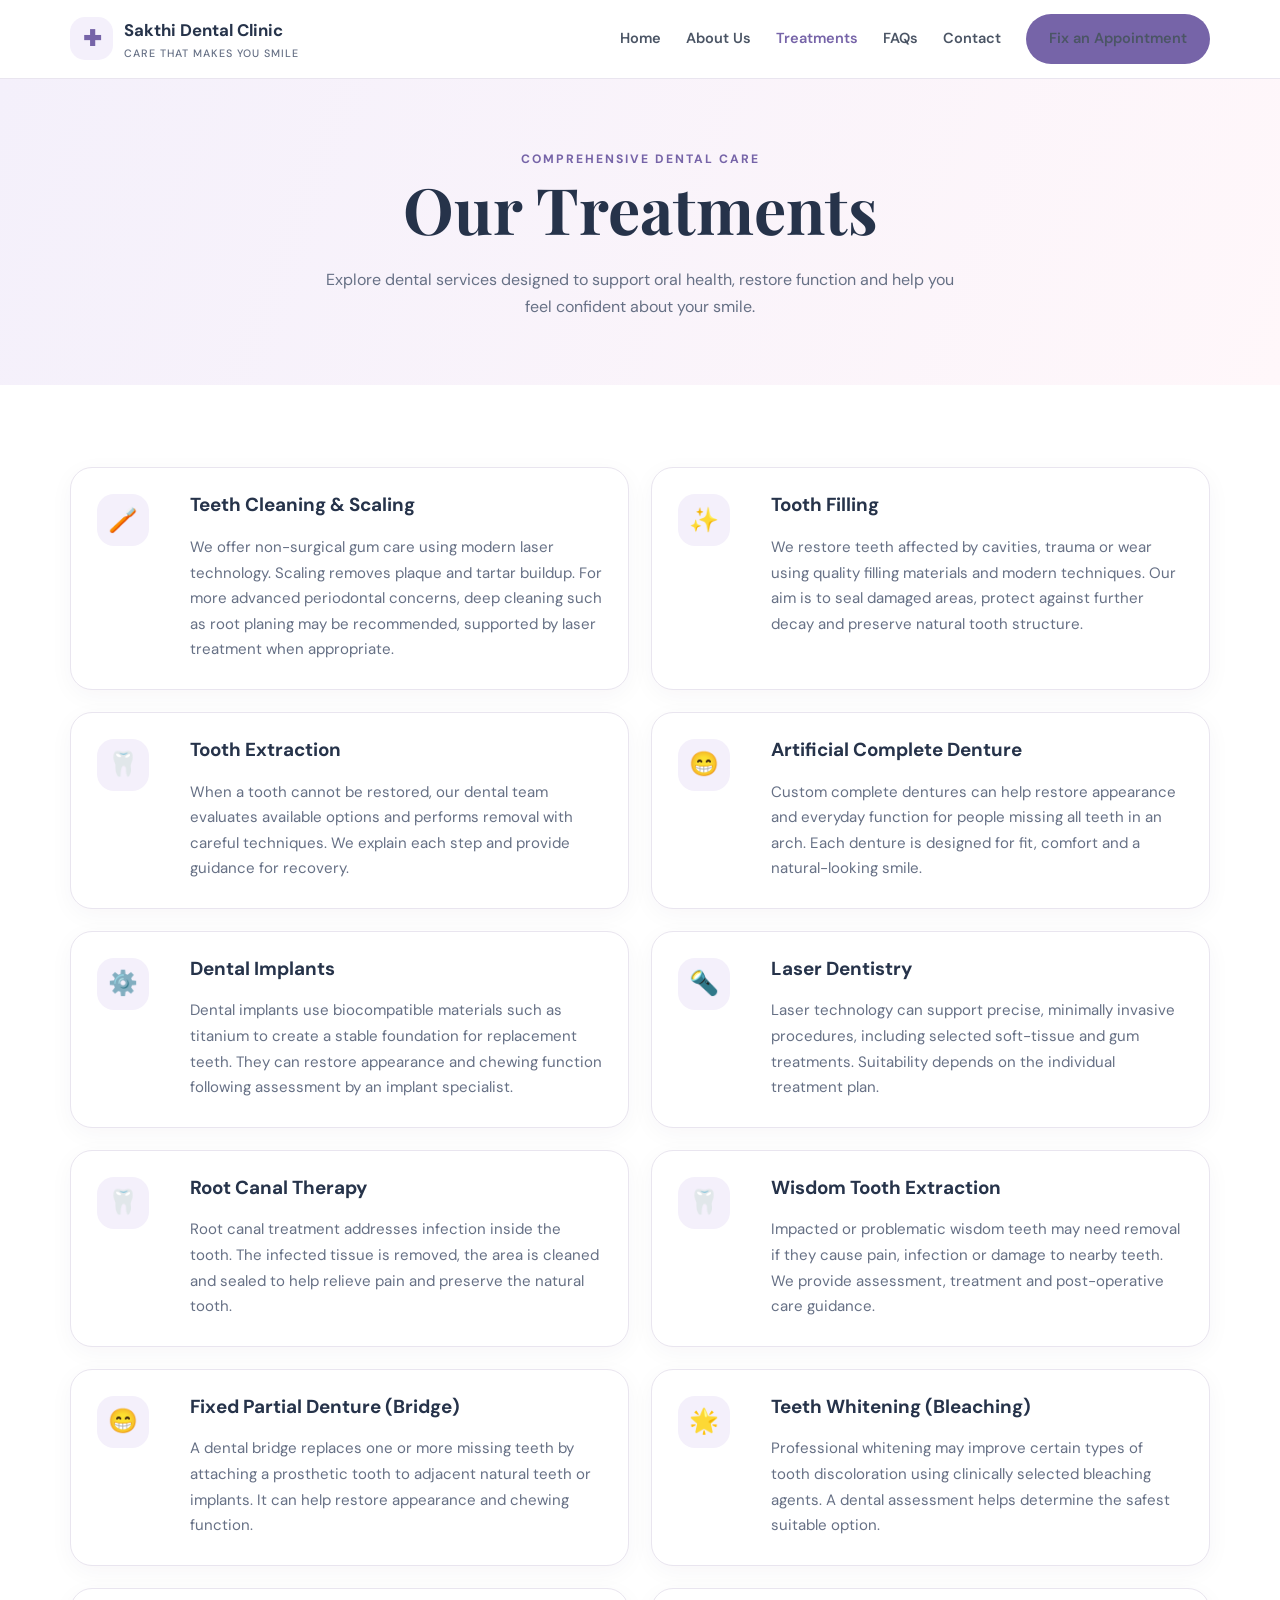
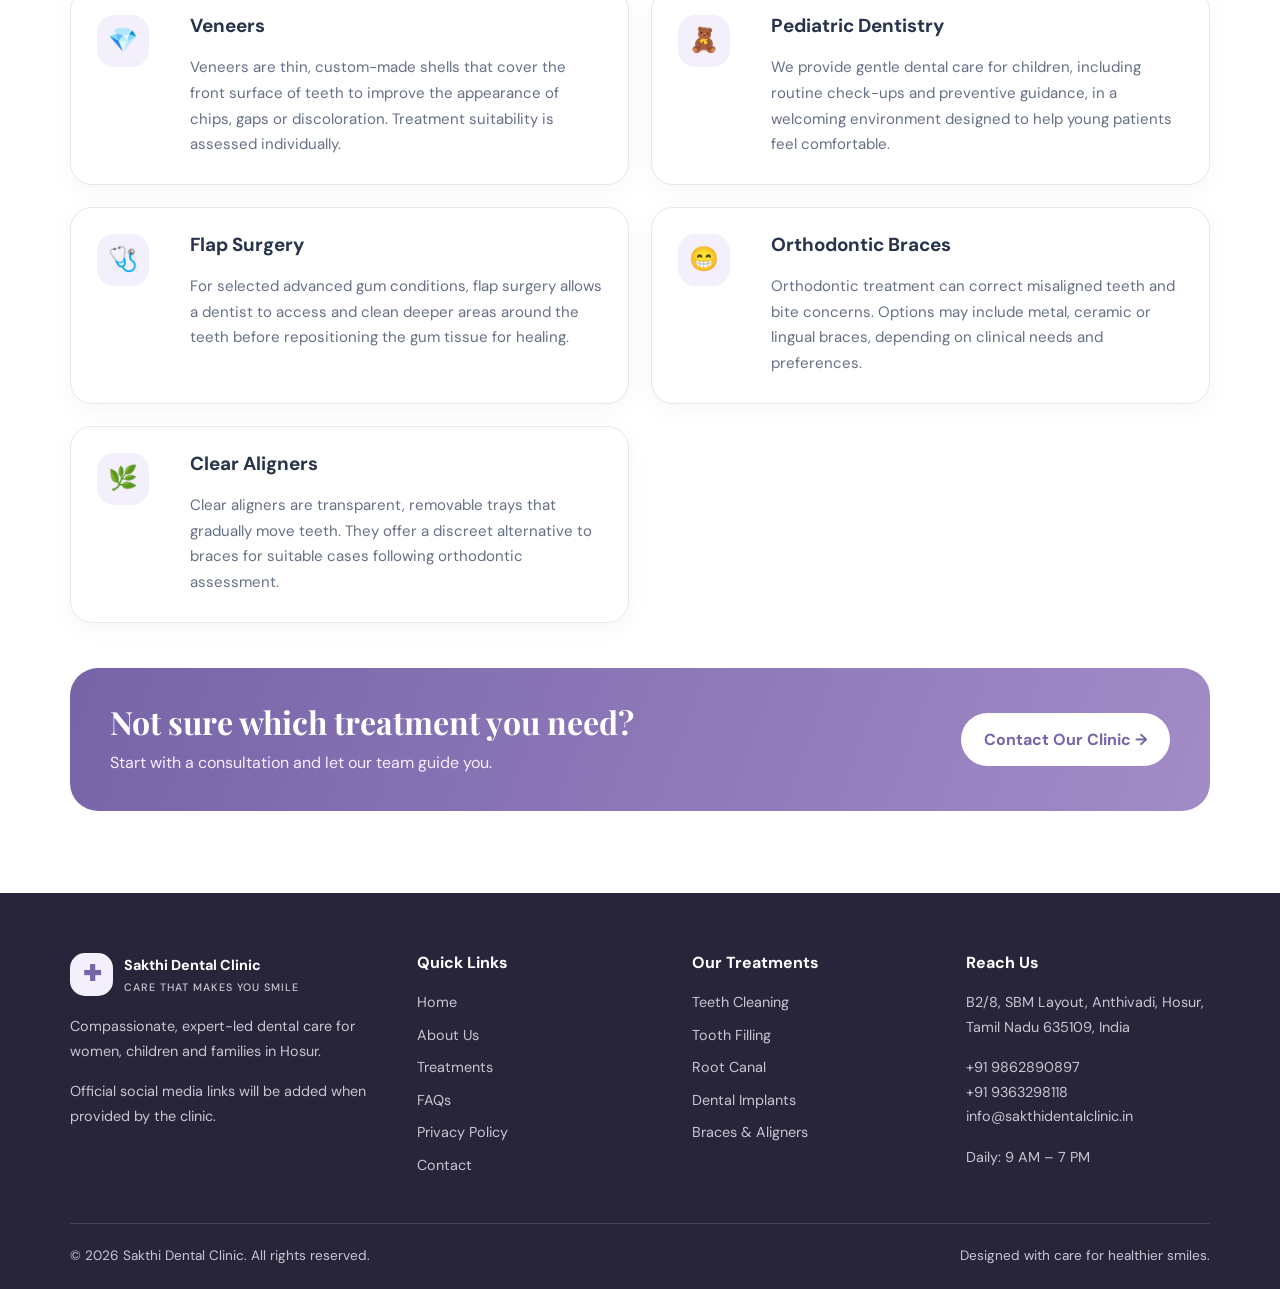
<file: treatments.html>
<!DOCTYPE html><html lang="en"><head><meta charset="UTF-8"><meta name="viewport" content="width=device-width, initial-scale=1.0"><meta name="description" content="Treatments | Sakthi Dental Clinic, Hosur. Compassionate dental care for women, children and families."><meta name="theme-color" content="#7664a8"><title>Treatments | Sakthi Dental Clinic</title><link rel="stylesheet" href="css/style.css"></head><body>
<header class="site-header"><div class="container nav-wrap">
<a class="brand" href="index.html"><span class="brand-mark">✚</span><span>Sakthi Dental Clinic<small>CARE THAT MAKES YOU SMILE</small></span></a>
<button class="menu-toggle" aria-label="Toggle navigation" aria-expanded="false">☰</button>
<nav class="nav-links" aria-label="Main navigation">
<a class="" href="index.html">Home</a>
<a class="" href="about.html">About Us</a>
<a class="active" href="treatments.html">Treatments</a>
<a class="" href="faqs.html">FAQs</a>
<a class="" href="contact.html">Contact</a>
<a class="btn" href="contact.html">Fix an Appointment</a></nav></div></header>
<main><section class="page-hero"><div class="container"><span class="eyebrow">Comprehensive dental care</span><h1>Our Treatments</h1><p>Explore dental services designed to support oral health, restore function and help you feel confident about your smile.</p></div></section><section class="section"><div class="container"><div class="grid grid-2"><div class="card treatment-detail"><div class="icon">🪥</div><div><h3>Teeth Cleaning & Scaling</h3><p>We offer non-surgical gum care using modern laser technology. Scaling removes plaque and tartar buildup. For more advanced periodontal concerns, deep cleaning such as root planing may be recommended, supported by laser treatment when appropriate.</p></div></div><div class="card treatment-detail"><div class="icon">✨</div><div><h3>Tooth Filling</h3><p>We restore teeth affected by cavities, trauma or wear using quality filling materials and modern techniques. Our aim is to seal damaged areas, protect against further decay and preserve natural tooth structure.</p></div></div><div class="card treatment-detail"><div class="icon">🦷</div><div><h3>Tooth Extraction</h3><p>When a tooth cannot be restored, our dental team evaluates available options and performs removal with careful techniques. We explain each step and provide guidance for recovery.</p></div></div><div class="card treatment-detail"><div class="icon">😁</div><div><h3>Artificial Complete Denture</h3><p>Custom complete dentures can help restore appearance and everyday function for people missing all teeth in an arch. Each denture is designed for fit, comfort and a natural-looking smile.</p></div></div><div class="card treatment-detail"><div class="icon">⚙️</div><div><h3>Dental Implants</h3><p>Dental implants use biocompatible materials such as titanium to create a stable foundation for replacement teeth. They can restore appearance and chewing function following assessment by an implant specialist.</p></div></div><div class="card treatment-detail"><div class="icon">🔦</div><div><h3>Laser Dentistry</h3><p>Laser technology can support precise, minimally invasive procedures, including selected soft-tissue and gum treatments. Suitability depends on the individual treatment plan.</p></div></div><div class="card treatment-detail"><div class="icon">🦷</div><div><h3>Root Canal Therapy</h3><p>Root canal treatment addresses infection inside the tooth. The infected tissue is removed, the area is cleaned and sealed to help relieve pain and preserve the natural tooth.</p></div></div><div class="card treatment-detail"><div class="icon">🦷</div><div><h3>Wisdom Tooth Extraction</h3><p>Impacted or problematic wisdom teeth may need removal if they cause pain, infection or damage to nearby teeth. We provide assessment, treatment and post-operative care guidance.</p></div></div><div class="card treatment-detail"><div class="icon">😁</div><div><h3>Fixed Partial Denture (Bridge)</h3><p>A dental bridge replaces one or more missing teeth by attaching a prosthetic tooth to adjacent natural teeth or implants. It can help restore appearance and chewing function.</p></div></div><div class="card treatment-detail"><div class="icon">🌟</div><div><h3>Teeth Whitening (Bleaching)</h3><p>Professional whitening may improve certain types of tooth discoloration using clinically selected bleaching agents. A dental assessment helps determine the safest suitable option.</p></div></div><div class="card treatment-detail"><div class="icon">💎</div><div><h3>Veneers</h3><p>Veneers are thin, custom-made shells that cover the front surface of teeth to improve the appearance of chips, gaps or discoloration. Treatment suitability is assessed individually.</p></div></div><div class="card treatment-detail"><div class="icon">🧸</div><div><h3>Pediatric Dentistry</h3><p>We provide gentle dental care for children, including routine check-ups and preventive guidance, in a welcoming environment designed to help young patients feel comfortable.</p></div></div><div class="card treatment-detail"><div class="icon">🩺</div><div><h3>Flap Surgery</h3><p>For selected advanced gum conditions, flap surgery allows a dentist to access and clean deeper areas around the teeth before repositioning the gum tissue for healing.</p></div></div><div class="card treatment-detail"><div class="icon">😁</div><div><h3>Orthodontic Braces</h3><p>Orthodontic treatment can correct misaligned teeth and bite concerns. Options may include metal, ceramic or lingual braces, depending on clinical needs and preferences.</p></div></div><div class="card treatment-detail"><div class="icon">🌿</div><div><h3>Clear Aligners</h3><p>Clear aligners are transparent, removable trays that gradually move teeth. They offer a discreet alternative to braces for suitable cases following orthodontic assessment.</p></div></div></div><div class="banner" style="margin-top:45px"><div><h2>Not sure which treatment you need?</h2><p>Start with a consultation and let our team guide you.</p></div><a class="btn light" href="contact.html">Contact Our Clinic →</a></div></div></section></main>
<footer class="footer"><div class="container"><div class="footer-grid">
<div><a class="brand" href="index.html"><span class="brand-mark">✚</span><span style="color:#fff">Sakthi Dental Clinic<small style="color:#c9c5d3">CARE THAT MAKES YOU SMILE</small></span></a><p style="margin-top:18px">Compassionate, expert-led dental care for women, children and families in Hosur.</p><p class="social-note">Official social media links will be added when provided by the clinic.</p></div>
<div><h3>Quick Links</h3><div class="footer-links"><a href="index.html">Home</a><a href="about.html">About Us</a><a href="treatments.html">Treatments</a><a href="faqs.html">FAQs</a><a href="privacy.html">Privacy Policy</a><a href="contact.html">Contact</a></div></div>
<div><h3>Our Treatments</h3><div class="footer-links"><a href="treatments.html">Teeth Cleaning</a><a href="treatments.html">Tooth Filling</a><a href="treatments.html">Root Canal</a><a href="treatments.html">Dental Implants</a><a href="treatments.html">Braces & Aligners</a></div></div>
<div><h3>Reach Us</h3><p>B2/8, SBM Layout, Anthivadi, Hosur, Tamil Nadu 635109, India</p><p>+91 9862890897<br>+91 9363298118<br>info@sakthidentalclinic.in</p><p>Daily: 9 AM – 7 PM</p></div>
</div><div class="footer-bottom"><span>© <span data-year></span> Sakthi Dental Clinic. All rights reserved.</span><span>Designed with care for healthier smiles.</span></div></div></footer>
<script src="js/script.js"></script>
</body></html>
</file>
<file: css/style.css>
@import url('https://fonts.googleapis.com/css2?family=DM+Sans:wght@400;500;600;700&family=Playfair+Display:wght@600;700&display=swap');

:root {
    --ink: #26334a;
    --muted: #667085;
    --purple: #7664a8;
    --purple-dark: #5c4a91;
    --pink: #e99ab4;
    --lav: #f4f0fb;
    --pale: #fff7fa;
    --white: #fff;
    --line: #e9e5ef;
    --shadow: 0 16px 45px rgba(51,39,81,.09);
    --radius: 22px;
}

* {
    box-sizing: border-box;
}

html {
    scroll-behavior: smooth;
}

body {
    margin: 0;
    font-family: 'DM Sans', sans-serif;
    color: var(--ink);
    line-height: 1.7;
    background: #fff;
}

a {
    color: inherit;
    text-decoration: none;
}

img {
    max-width: 100%;
    display: block;
}

button, input, textarea {
    font: inherit;
}

.container {
    width: min(1140px, 92%);
    margin: auto;
}

.section {
    padding: 82px 0;
}

.section.soft {
    background: var(--lav);
}

.section.pink {
    background: var(--pale);
}

.eyebrow {
    text-transform: uppercase;
    letter-spacing: 2px;
    font-size: .76rem;
    font-weight: 700;
    color: var(--purple);
}

h1, h2, h3 {
    line-height: 1.2;
    margin: 0 0 18px;
}

h1, h2 {
    font-family: 'Playfair Display', serif;
}

h1 {
    font-size: clamp(2.5rem, 5vw, 4.4rem);
}

h2 {
    font-size: clamp(2rem, 3.5vw, 3rem);
}

h3 {
    font-size: 1.18rem;
}

p {
    color: var(--muted);
    margin: 0 0 16px;
}

.section-heading {
    text-align: center;
    max-width: 700px;
    margin: 0 auto 42px;
}

.section-heading p {
    max-width: 600px;
    margin: 0 auto;
}

.btn {
    display: inline-flex;
    align-items: center;
    justify-content: center;
    gap: 9px;
    border: 0;
    border-radius: 999px;
    padding: 13px 23px;
    background: var(--purple);
    color: #fff;
    font-weight: 700;
    cursor: pointer;
    transition: .2s;
}

.btn:hover {
    background: var(--purple-dark);
    transform: translateY(-2px);
}

.btn.outline {
    background: transparent;
    color: var(--purple);
    border: 1px solid var(--purple);
}

.btn.light {
    background: #fff;
    color: var(--purple);
}

/* HEADER */

.site-header {
    position: sticky;
    top: 0;
    z-index: 50;
    background: rgba(255,255,255,.96);
    backdrop-filter: blur(12px);
    border-bottom: 1px solid var(--line);
}

.nav-wrap {
    height: 78px;
    display: flex;
    align-items: center;
    justify-content: space-between;
    gap: 20px;
}

.brand {
    display: flex;
    align-items: center;
    gap: 11px;
    font-weight: 700;
    font-size: 1.05rem;
}

.brand-mark {
    width: 43px;
    height: 43px;
    border-radius: 15px;
    background: var(--lav);
    display: grid;
    place-items: center;
    color: var(--purple);
    font-size: 1.35rem;
}

.brand small {
    display: block;
    font-size: .67rem;
    color: var(--muted);
    font-weight: 500;
    letter-spacing: 1px;
}

.nav-links {
    display: flex;
    align-items: center;
    gap: 25px;
}

.nav-links a {
    font-size: .91rem;
    font-weight: 600;
    color: #4b5565;
}

.nav-links a:hover,
.nav-links a.active {
    color: var(--purple);
}

.menu-toggle {
    display: none;
    border: 0;
    background: var(--lav);
    color: var(--purple);
    border-radius: 12px;
    padding: 9px 12px;
    font-size: 1.3rem;
}

/* HERO SECTION */

.hero {
    background: linear-gradient(115deg,#f5f0fc 0%,#fff7fa 100%);
    padding: 76px 0 82px;
    overflow: hidden;
}

.hero-grid {
    display: grid;
    grid-template-columns: 1.05fr .95fr;
    align-items: center;
    gap: 48px;
}

.hero-copy p {
    font-size: 1.08rem;
    max-width: 560px;
    margin-bottom: 27px;
}

.hero-actions {
    display: flex;
    gap: 12px;
    flex-wrap: wrap;
}

/* REALISTIC DENTAL IMAGE */

.hero-visual {
    position: relative;
    min-height: 420px;
    border-radius: 48% 48% 25px 25px;
    overflow: hidden;
    background: linear-gradient(140deg,#d9cbed,#f6dce7);
    display: grid;
    place-items: center;
}

.hero-visual img,
.hero-dental-image {
    width: 100%;
    height: 440px;
    object-fit: cover;
    object-position: center;
    display: block;
}

.floating-note {
    position: absolute;
    bottom: 24px;
    left: 20px;
    background: #fff;
    padding: 14px 18px;
    border-radius: 16px;
    box-shadow: var(--shadow);
    font-weight: 700;
}

/* TRUST STRIP */

.trust-strip {
    background: var(--purple);
    color: #fff;
    padding: 17px 0;
}

.trust-strip p {
    color: #fff;
    text-align: center;
    margin: 0;
    font-weight: 600;
}

/* GRIDS */

.grid {
    display: grid;
    gap: 22px;
}

.grid-2 {
    grid-template-columns: repeat(2,1fr);
}

.grid-3 {
    grid-template-columns: repeat(3,1fr);
}

.grid-4 {
    grid-template-columns: repeat(4,1fr);
}

/* CARDS */

.card {
    background: #fff;
    border: 1px solid var(--line);
    border-radius: var(--radius);
    padding: 26px;
    box-shadow: 0 6px 24px rgba(44,35,67,.04);
}

.card:hover {
    box-shadow: var(--shadow);
    transform: translateY(-3px);
    transition: .2s;
}

.icon {
    width: 52px;
    height: 52px;
    border-radius: 17px;
    background: var(--lav);
    display: grid;
    place-items: center;
    font-size: 1.5rem;
    margin-bottom: 18px;
}

.card p {
    font-size: .94rem;
    margin-bottom: 0;
}

.treatment-card {
    padding: 25px;
}

.treatment-card .icon {
    background: var(--pale);
}

.text-link {
    display: inline-block;
    margin-top: 17px;
    color: var(--purple);
    font-weight: 700;
}

.text-link:hover {
    text-decoration: underline;
}

/* BANNER */

.banner {
    border-radius: 28px;
    padding: 35px 40px;
    background: linear-gradient(110deg,var(--purple),#a28bc7);
    color: #fff;
    display: flex;
    justify-content: space-between;
    align-items: center;
    gap: 25px;
}

.banner h2 {
    font-size: 2rem;
    margin-bottom: 8px;
}

.banner p {
    color: #f5efff;
    margin: 0;
}

/* TESTIMONIALS */

.testimonial {
    position: relative;
}

.stars {
    color: #e4a64d;
    letter-spacing: 3px;
    margin-bottom: 12px;
}

.testimonial blockquote {
    margin: 0 0 20px;
    color: #525d70;
}

.patient {
    font-weight: 700;
}

.patient small {
    display: block;
    color: var(--muted);
    font-weight: 400;
}

/* FACILITIES */

.amenity {
    text-align: center;
    padding: 25px 15px;
}

.amenity .icon {
    margin: 0 auto 14px;
}

/* OTHER PAGES */

.page-hero {
    background: linear-gradient(110deg,var(--lav),var(--pale));
    padding: 65px 0;
    text-align: center;
}

.page-hero p {
    max-width: 650px;
    margin: auto;
}

.about-grid {
    display: grid;
    grid-template-columns: .85fr 1.15fr;
    gap: 48px;
    align-items: center;
}

.doctor-photo {
    min-height: 390px;
    margin: 0;
    overflow: hidden;
    border-radius: 28px;
    background: linear-gradient(145deg,#e6dcf4,#f8dfe9);
    display: grid;
    place-items: center;
    font-size: 8rem;
}

.doctor-photo img {
    display: block;
    width: 100%;
    height: 420px;
    object-fit: cover;
    border-radius: 28px;
}

.doctor-photo figcaption {
    padding: 12px 16px;
    color: #55466f;
    font-size: .9rem;
    text-align: center;
    font-weight: 600;
}

.social-note {
    margin-top: 16px;
    color: #c9c5d3;
    font-size: .9rem;
}

.doctor-list .card {
    padding: 20px;
}

.doctor-list h3 {
    margin-bottom: 5px;
}

.doctor-list p {
    font-size: .9rem;
}

.treatment-detail {
    display: grid;
    grid-template-columns: 75px 1fr;
    gap: 18px;
    align-items: start;
}

/* FAQ */

.faq-list {
    max-width: 850px;
    margin: auto;
}

.faq-item {
    border: 1px solid var(--line);
    border-radius: 16px;
    margin-bottom: 13px;
    overflow: hidden;
}

.faq-question {
    width: 100%;
    text-align: left;
    border: 0;
    background: #fff;
    padding: 20px 22px;
    font-weight: 700;
    color: var(--ink);
    display: flex;
    justify-content: space-between;
    gap: 15px;
    cursor: pointer;
}

.faq-answer {
    display: none;
    padding: 0 22px 20px;
}

.faq-item.open .faq-answer {
    display: block;
}

.faq-item.open .faq-question {
    color: var(--purple);
}

/* CONTACT */

.contact-grid {
    display: grid;
    grid-template-columns: 1.05fr .95fr;
    gap: 28px;
}

.form-card,
.contact-card {
    padding: 32px;
}

.form-row {
    display: grid;
    grid-template-columns: 1fr 1fr;
    gap: 15px;
}

.field {
    margin-bottom: 17px;
}

.field label {
    display: block;
    font-weight: 700;
    font-size: .9rem;
    margin-bottom: 7px;
}

.field input,
.field textarea {
    width: 100%;
    border: 1px solid #ddd7e8;
    border-radius: 12px;
    padding: 13px 14px;
    outline: none;
    background: #fff;
}

.field input:focus,
.field textarea:focus {
    border-color: var(--purple);
    box-shadow: 0 0 0 3px #7664a81c;
}

.field textarea {
    min-height: 130px;
    resize: vertical;
}

.contact-line {
    display: flex;
    gap: 15px;
    margin: 22px 0;
}

.contact-line .icon {
    flex: 0 0 48px;
    margin: 0;
}

.contact-line strong {
    display: block;
}

.contact-line p {
    margin: 3px 0 0;
    overflow-wrap: anywhere;
}

.notice {
    font-size: .85rem;
    margin-top: 12px;
}

/* FOOTER */

.footer {
    background: #28253a;
    color: #fff;
    padding: 60px 0 22px;
}

.footer-grid {
    display: grid;
    grid-template-columns: 1.3fr 1fr 1fr 1fr;
    gap: 30px;
}

.footer h3 {
    color: #fff;
    font-size: 1rem;
}

.footer p,
.footer a {
    color: #c9c5d3;
    font-size: .9rem;
}

.footer-links {
    display: grid;
    gap: 8px;
}

.footer a:hover {
    color: #fff;
}

.footer-bottom {
    border-top: 1px solid #494557;
    margin-top: 38px;
    padding-top: 20px;
    display: flex;
    justify-content: space-between;
    gap: 20px;
    color: #c9c5d3;
    font-size: .85rem;
}

.socials {
    display: flex;
    gap: 12px;
    margin-top: 16px;
}

.socials a,
.socials span {
    width: 36px;
    height: 36px;
    border-radius: 50%;
    background: #454055;
    display: grid;
    place-items: center;
}

/* POLICY */

.policy h3 {
    margin-top: 27px;
}

.policy p,
.policy li {
    color: var(--muted);
}

.policy ul {
    padding-left: 22px;
}

.empty-state {
    background: var(--pale);
    border-radius: 18px;
    padding: 25px;
    text-align: center;
}

.form-success {
    display: none;
    padding: 12px 15px;
    border-radius: 12px;
    background: #eaf8ef;
    color: #246b3c;
    margin-top: 15px;
}

.form-error {
    color: #b42318;
    font-size: .85rem;
    display: none;
}

/* TABLET RESPONSIVE */

@media(max-width:900px) {

    .nav-links {
        gap: 14px;
    }

    .nav-links a {
        font-size: .84rem;
    }

    .grid-4 {
        grid-template-columns: repeat(2,1fr);
    }

    .footer-grid {
        grid-template-columns: repeat(2,1fr);
    }
}

/* MOBILE RESPONSIVE */

@media(max-width:700px) {

    .nav-wrap {
        height: 70px;
    }

    .menu-toggle {
        display: block;
    }

    .nav-links {
        display: none;
        position: absolute;
        top: 70px;
        left: 0;
        right: 0;
        background: #fff;
        padding: 18px 5%;
        border-bottom: 1px solid var(--line);
        flex-direction: column;
        align-items: stretch;
        gap: 0;
    }

    .nav-links.show {
        display: flex;
    }

    .nav-links a {
        padding: 12px 0;
        border-bottom: 1px solid #f1edf5;
    }

    .nav-links .btn {
        margin-top: 12px;
    }

    .hero {
        padding: 52px 0;
    }

    .hero-grid,
    .about-grid,
    .contact-grid {
        grid-template-columns: 1fr;
    }

    .hero-visual {
        min-height: 300px;
    }

    .hero-visual img,
    .hero-dental-image {
        height: 320px;
    }

    .section {
        padding: 62px 0;
    }

    .grid-3,
    .grid-2 {
        grid-template-columns: 1fr;
    }

    .grid-4 {
        grid-template-columns: repeat(2,1fr);
    }

    .banner {
        padding: 28px;
        align-items: flex-start;
        flex-direction: column;
    }

    .form-row {
        grid-template-columns: 1fr;
    }

    .footer-grid {
        grid-template-columns: 1fr 1fr;
    }

    .footer-bottom {
        flex-direction: column;
    }

    .doctor-photo {
        min-height: 280px;
    }

    .doctor-photo img {
        height: 300px;
    }
}

/* SMALL MOBILE */

@media(max-width:420px) {

    .grid-4,
    .footer-grid {
        grid-template-columns: 1fr;
    }

    .form-card,
    .contact-card {
        padding: 23px;
    }

    .hero-actions .btn {
        width: 100%;
    }
}
</file>
